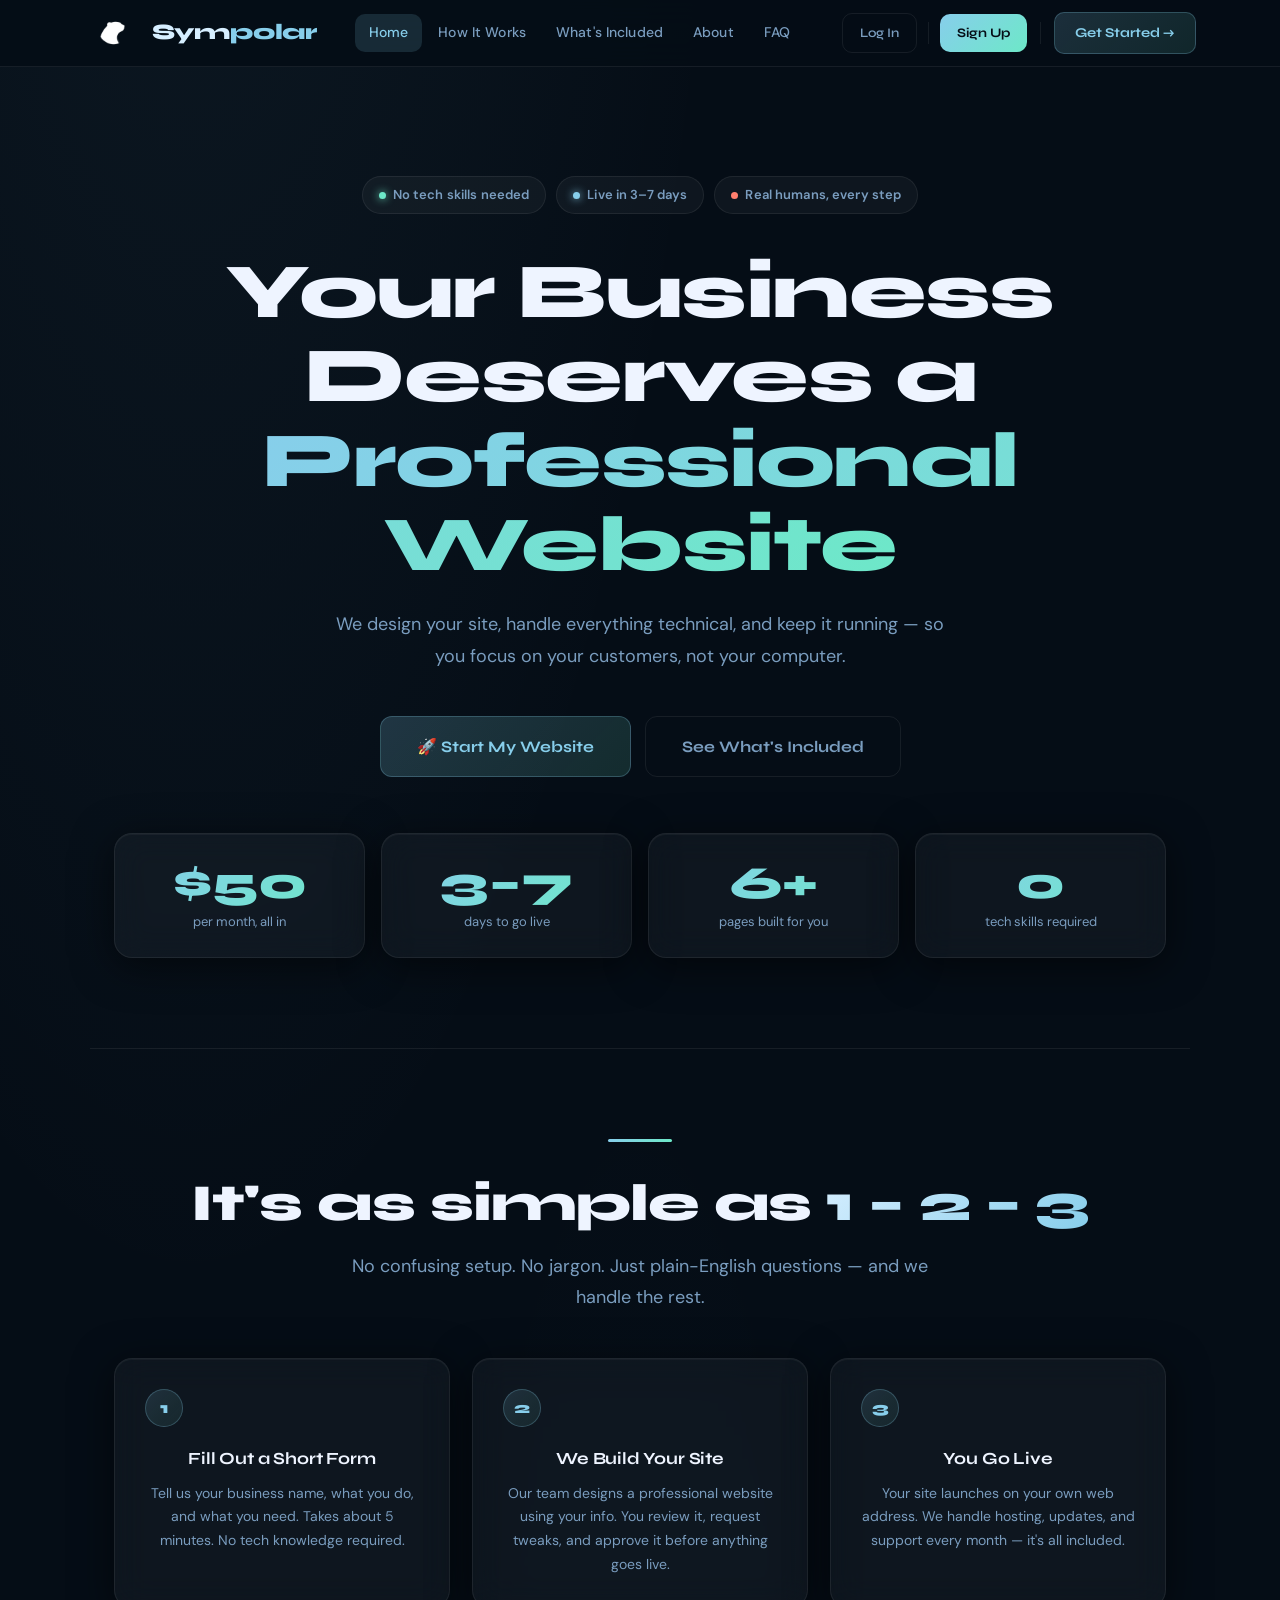
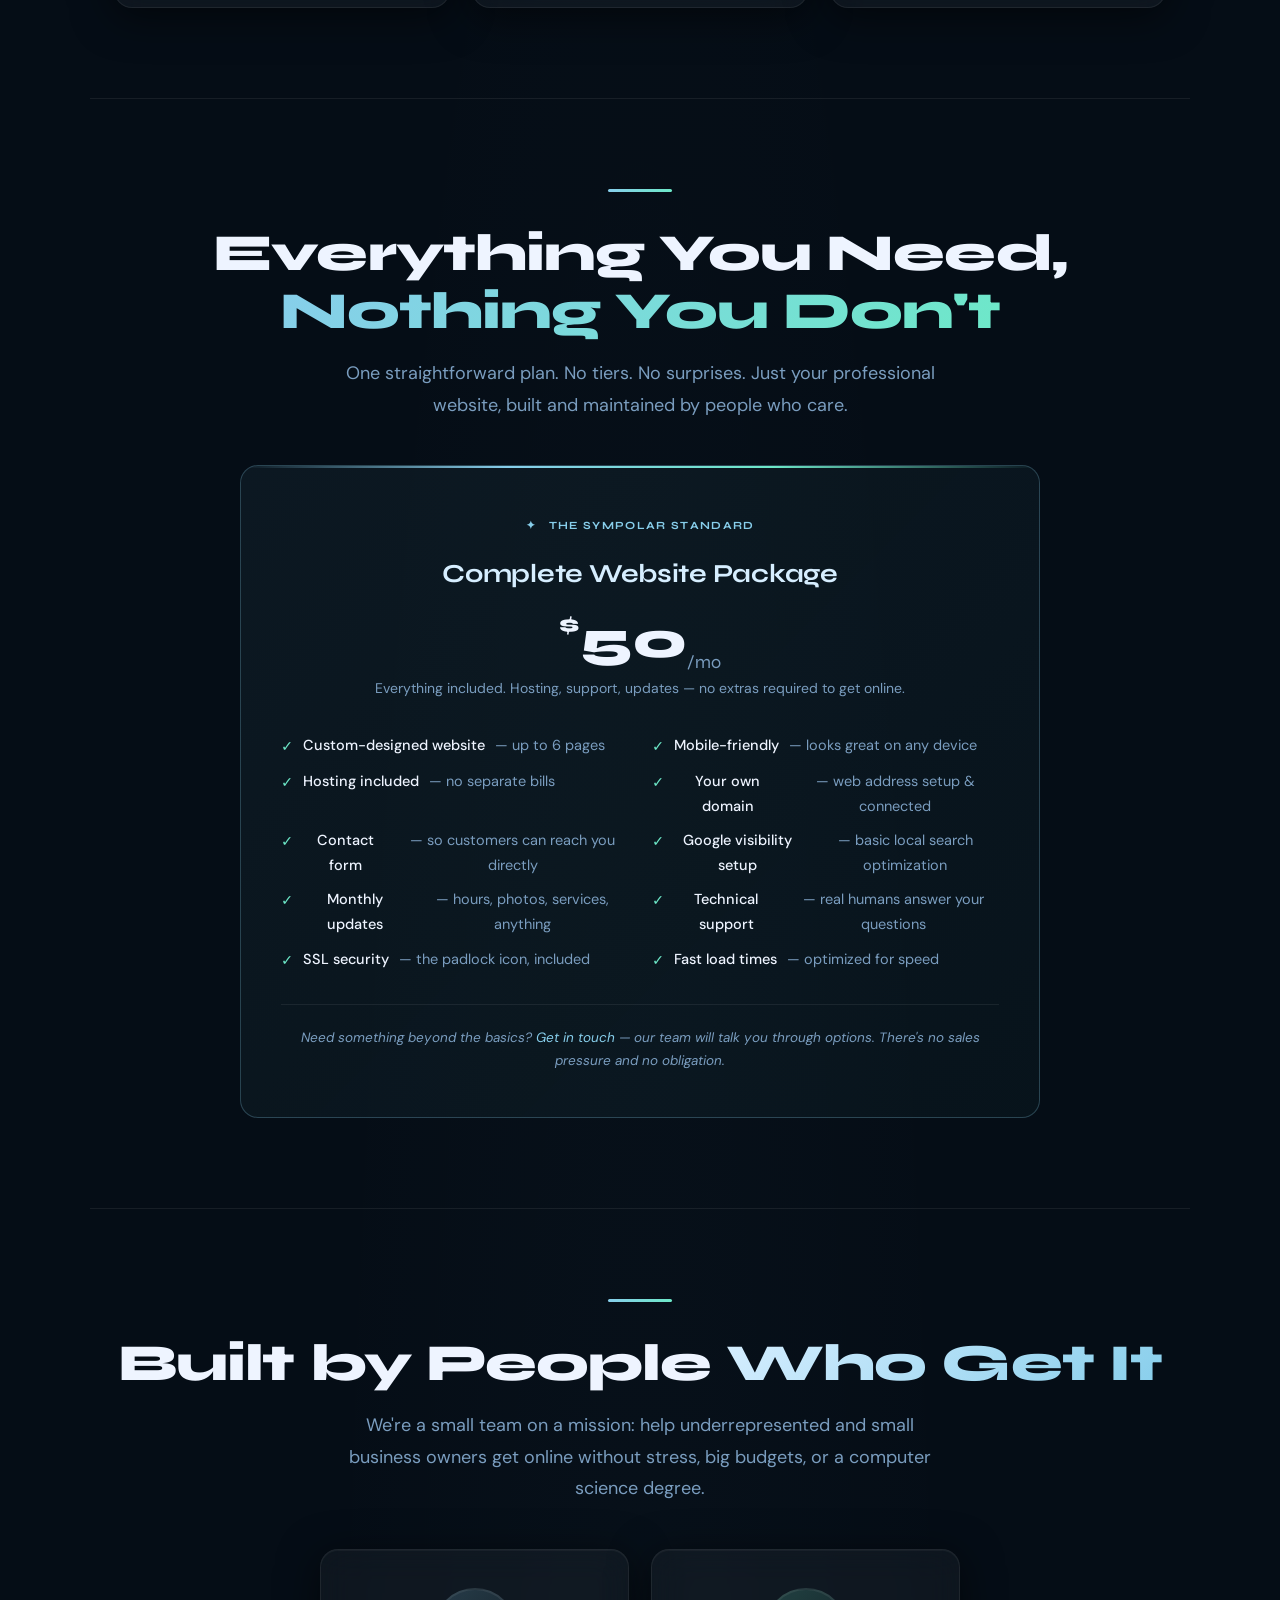
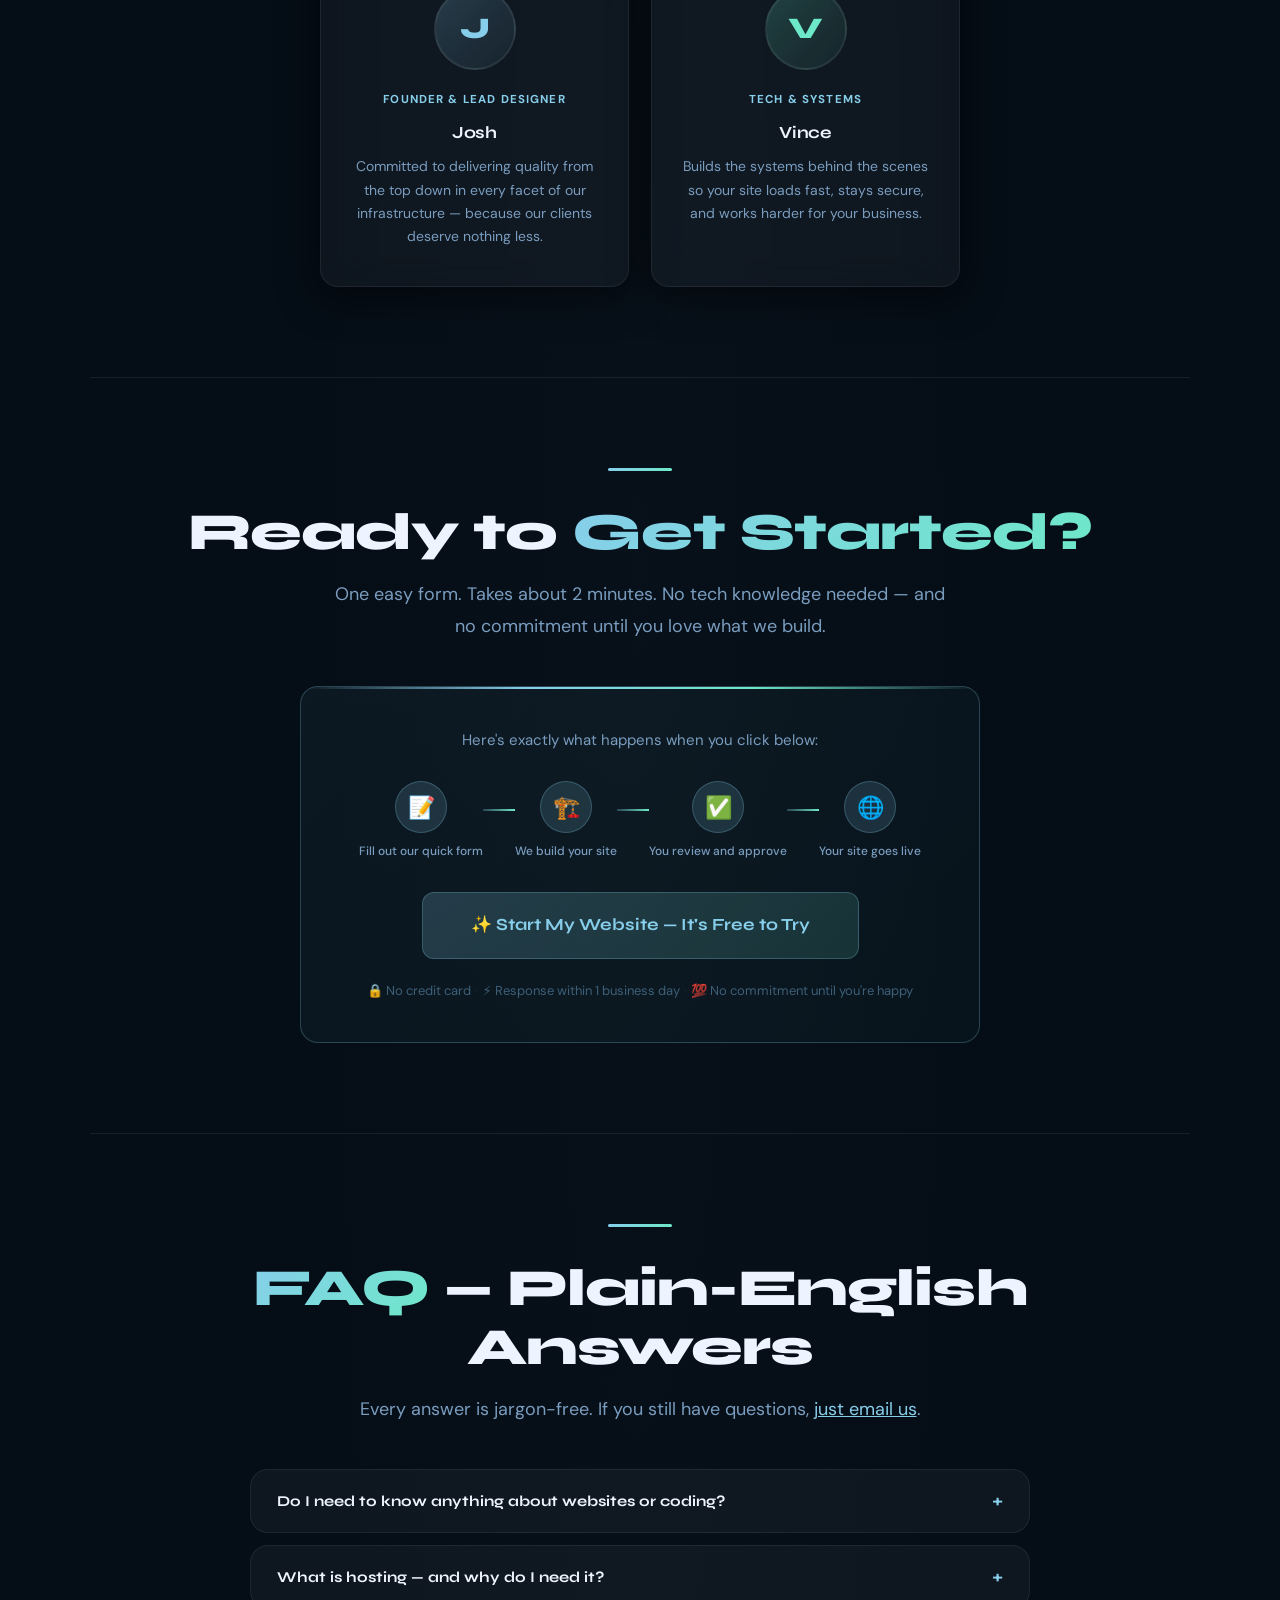
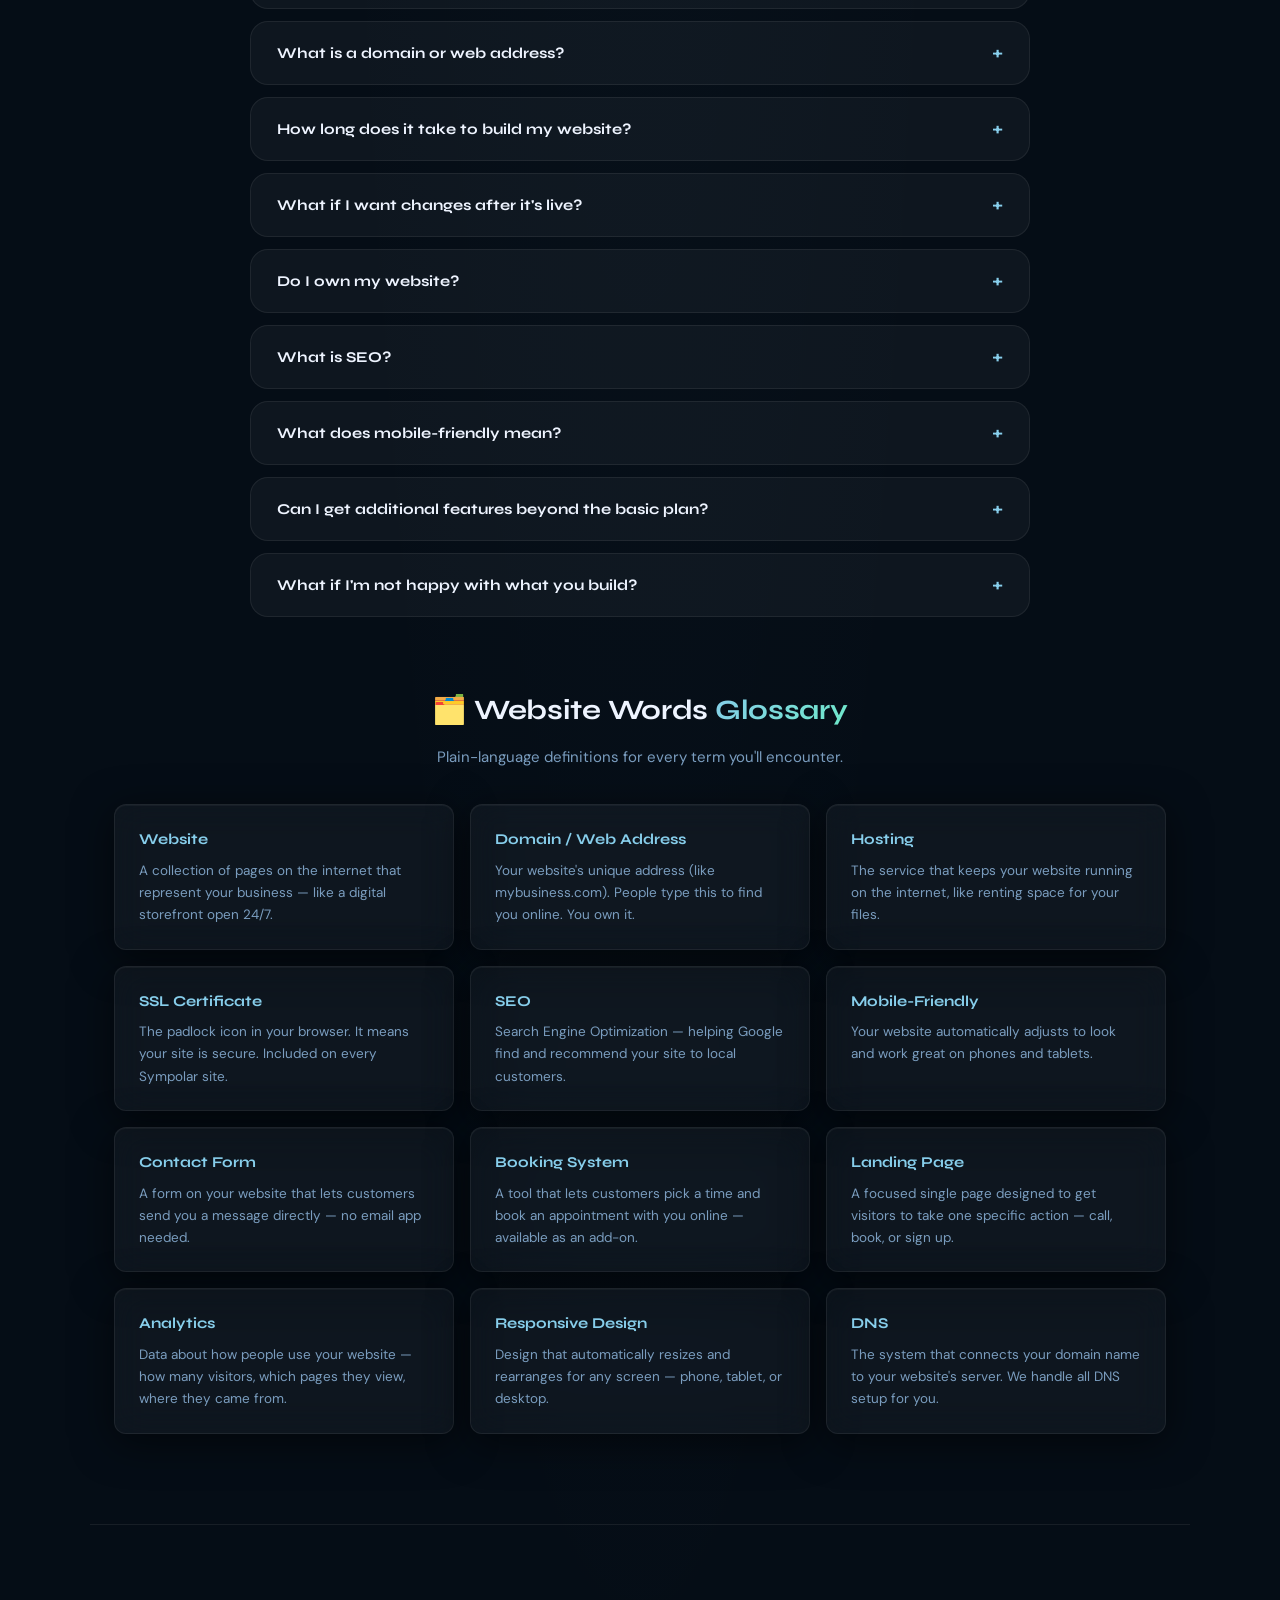
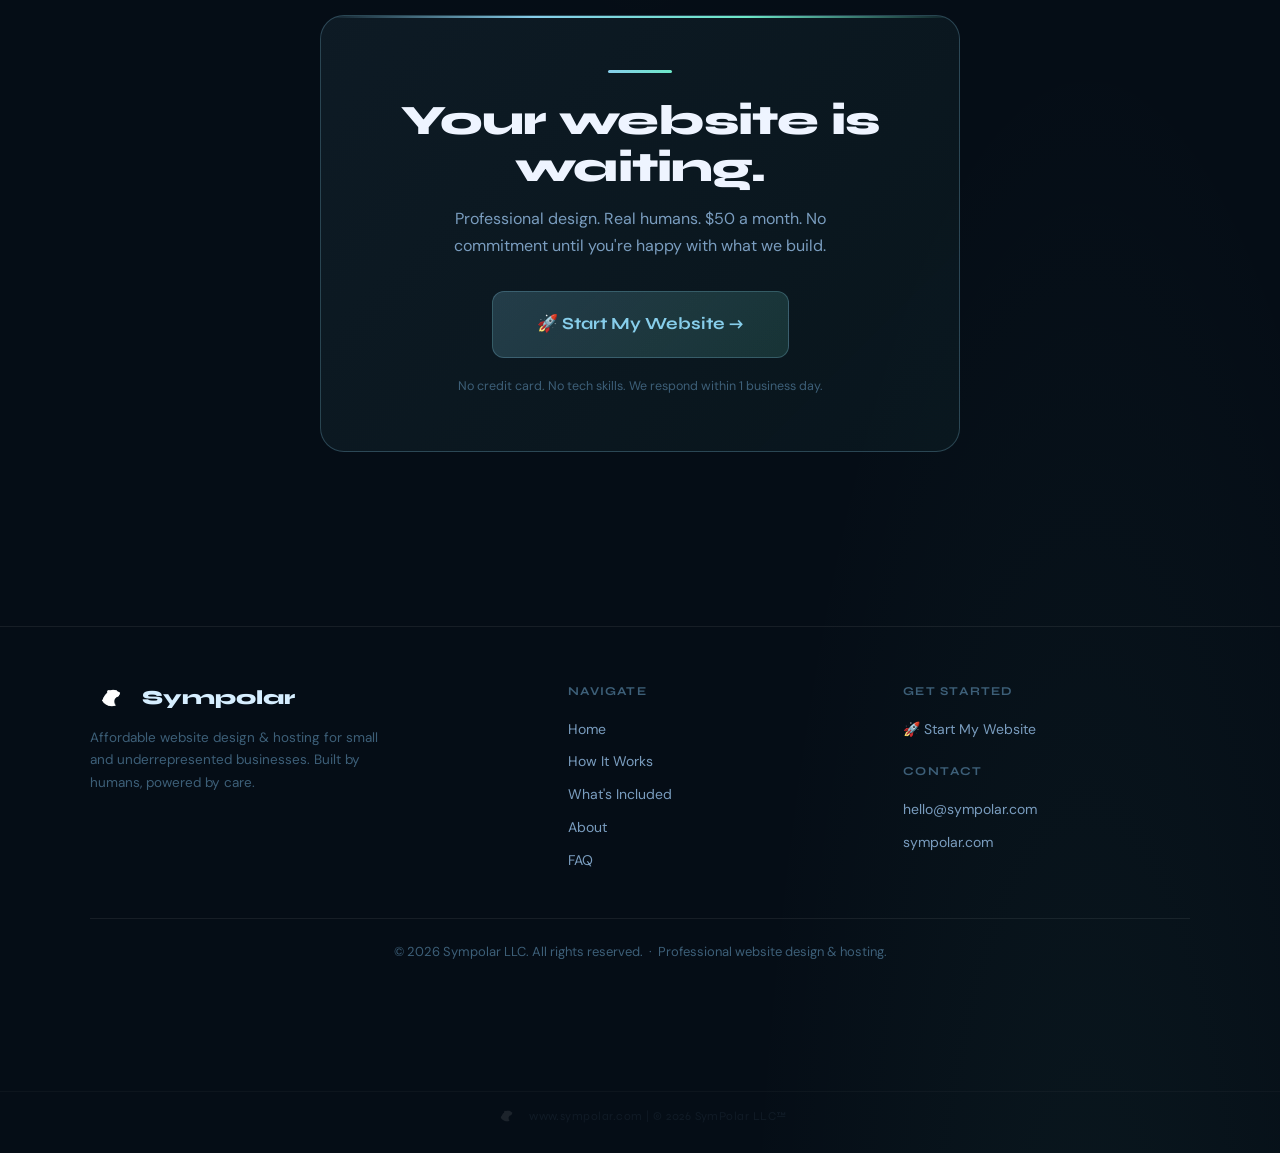
<file: index.html>
<!DOCTYPE html>
<!--
  ╔══════════════════════════════════════════════════════════════╗
  ║  SYMPOLAR LLC — Main Site                                    ║
  ║  Author: Vincent Gonzalez                                    ║
  ║  © 2026 SymPolar LLC. All rights reserved.                   ║
  ║  Created: 2026 | Repo: sympolar.github.io/new/               ║
  ║  www.sympolar.com                                            ║
  ╚══════════════════════════════════════════════════════════════╝
-->
<html lang="en">
<head>
<meta charset="UTF-8">
<meta name="viewport" content="width=device-width, initial-scale=1.0">
<title>Sympolar — Professional Website Design &amp; Hosting</title>
<link href="https://fonts.googleapis.com/css2?family=Syne:wght@400;600;700;800&family=DM+Sans:ital,opsz,wght@0,9..40,300;0,9..40,400;0,9..40,500;0,9..40,600;1,9..40,300&display=swap" rel="stylesheet">
<style>
/* ═══════════════════════════════════════════════════════════
   SYMPOLAR V3 — Full Brand Elevation
   Dark luxury · Ice · Precision · Human warmth
   ═══════════════════════════════════════════════════════════ */

:root {
  --bg:       #050d16;
  --bg2:      #070f1c;
  --bg3:      #091522;
  --bg4:      #0c1b2a;
  --txt:      #eef4ff;
  --muted:    #7a9dbf;
  --muted2:   #3d5f78;
  --sky:      #87ceeb;
  --sky15:    rgba(135,206,235,.15);
  --sky25:    rgba(135,206,235,.25);
  --sky40:    rgba(135,206,235,.40);
  --coral:    #ff7f6e;
  --mint:     #6de8c8;
  --gold:     #f5c842;
  --ice:      #d6eeff;
  --glass:    rgba(255,255,255,.038);
  --glassB:   rgba(255,255,255,.07);
  --glassH:   rgba(255,255,255,.065);
  --r:        18px;
  --rs:       12px;
  --shadow:   0 8px 40px rgba(0,0,0,.55), inset 0 1px 0 rgba(255,255,255,.04);
  --glow:     0 0 36px rgba(135,206,235,.25);
  --glow2:    0 0 60px rgba(135,206,235,.12);
}

*, *::before, *::after { box-sizing: border-box; margin: 0; padding: 0; }
html { scroll-behavior: smooth; font-size: 16px; }

body {
  background: var(--bg);
  background-image:
    radial-gradient(ellipse 80% 50% at 15% -10%, rgba(135,206,235,.07) 0%, transparent 55%),
    radial-gradient(ellipse 55% 40% at 85% 105%, rgba(109,232,200,.05) 0%, transparent 50%),
    radial-gradient(ellipse 40% 60% at 50% 50%,  rgba(135,206,235,.02) 0%, transparent 65%);
  color: var(--txt);
  font-family: "DM Sans", system-ui, sans-serif;
  line-height: 1.7;
  overflow-x: hidden;
}

/* ── HEADER ── */
header {
  position: fixed; top: 0; left: 0; right: 0; z-index: 9000;
  background: rgba(5,13,22,.93);
  backdrop-filter: blur(28px) saturate(1.4);
  border-bottom: 1px solid var(--glassB);
}
.nav-wrap {
  max-width: 1160px; margin: 0 auto;
  padding: 0 24px;
  display: flex; align-items: center; justify-content: space-between;
  height: 66px; gap: 12px;
}
.logo {
  display: flex; align-items: center; gap: 11px;
  font-family: "Syne", sans-serif; font-weight: 800; font-size: 22px;
  color: var(--ice); text-decoration: none; flex-shrink: 0;
  letter-spacing: -.01em;
}
.logo img { height: 38px; width: auto; filter: brightness(0) invert(1); }
.logo-text span { color: var(--sky); }

.nav-links {
  display: flex; align-items: center; gap: 2px; list-style: none;
}
.nav-links a {
  display: block; padding: 7px 14px; border-radius: 10px;
  color: var(--muted); text-decoration: none;
  font-size: 14px; font-weight: 500;
  transition: all .2s; white-space: nowrap; letter-spacing: .01em;
}
.nav-links a:hover, .nav-links a.active { color: var(--sky); background: var(--sky15); }

.nav-cta {
  display: flex; align-items: center; gap: 9px; flex-shrink: 0;
}
.btn-nav {
  padding: 9px 20px; border-radius: 10px; font-size: 13.5px; font-weight: 700;
  font-family: "Syne", sans-serif;
  background: linear-gradient(135deg, rgba(135,206,235,.18), rgba(109,232,200,.12));
  border: 1px solid var(--sky25); color: var(--sky);
  text-decoration: none; cursor: pointer; transition: all .22s;
}
.btn-nav:hover {
  background: linear-gradient(135deg, rgba(135,206,235,.3), rgba(109,232,200,.22));
  box-shadow: var(--glow); transform: translateY(-1px);
}

/* ── AUTH BUTTONS ── */
.btn-login {
  padding: 8px 17px; border-radius: 10px; font-size: 13px; font-weight: 600;
  font-family: "Syne", sans-serif;
  background: transparent;
  border: 1px solid var(--glassB); color: var(--muted);
  text-decoration: none; cursor: pointer; transition: all .22s; white-space: nowrap;
}
.btn-login:hover { border-color: var(--sky25); color: var(--sky); background: var(--sky15); }
.btn-signup {
  padding: 8px 17px; border-radius: 10px; font-size: 13px; font-weight: 700;
  font-family: "Syne", sans-serif;
  background: linear-gradient(135deg, var(--sky), var(--mint));
  border: none; color: #050d16;
  text-decoration: none; cursor: pointer; transition: all .22s; white-space: nowrap;
}
.btn-signup:hover { opacity: .88; transform: translateY(-1px); box-shadow: var(--glow); }
.auth-divider { width: 1px; height: 22px; background: var(--glassB); margin: 0 2px; }

.hamburger {
  display: none; flex-direction: column; justify-content: center; gap: 5px;
  width: 38px; height: 38px; cursor: pointer;
  background: none; border: none; padding: 4px;
}
.hamburger span { width: 22px; height: 2px; background: var(--sky); border-radius: 2px; transition: all .3s; display: block; }
.hamburger.open span:nth-child(1) { transform: rotate(45deg) translate(5px,5px); }
.hamburger.open span:nth-child(2) { opacity: 0; transform: scaleX(0); }
.hamburger.open span:nth-child(3) { transform: rotate(-45deg) translate(5px,-5px); }

.mobile-menu {
  display: none; flex-direction: column;
  background: rgba(5,13,22,.97); backdrop-filter: blur(24px);
  border-top: 1px solid var(--glassB);
  padding: 14px 20px 28px;
}
.mobile-menu.open { display: flex; }
.mobile-menu a {
  padding: 13px 14px; border-radius: 10px;
  color: var(--muted); text-decoration: none; font-size: 16px; font-weight: 500;
  transition: all .2s;
}
.mobile-menu a:hover { color: var(--sky); background: var(--sky15); }
.mobile-menu hr { border: none; border-top: 1px solid var(--glassB); margin: 12px 0; }
.mobile-menu .btn-nav { text-align: center; margin-top: 4px; }

/* ── LAYOUT ── */
main { padding-top: 66px; }
.section {
  max-width: 1100px; margin: 0 auto; padding: 90px 24px;
  opacity: 0; transform: translateY(22px); transition: opacity .65s ease, transform .65s ease;
}
.section.visible { opacity: 1; transform: translateY(0); }
.section-center { text-align: center; }

/* ── TYPE ── */
h1 {
  font-family: "Syne", sans-serif; font-weight: 800; line-height: 1.08;
  font-size: clamp(38px, 6.5vw, 78px); margin-bottom: 22px;
  letter-spacing: -.02em;
}
h2 {
  font-family: "Syne", sans-serif; font-weight: 800; line-height: 1.12;
  font-size: clamp(28px, 4.8vw, 52px); margin-bottom: 18px;
  letter-spacing: -.018em;
}
h3 { font-family: "Syne", sans-serif; font-weight: 700; font-size: 17px; margin-bottom: 8px; letter-spacing: -.01em; }
.grad  { background: linear-gradient(135deg, var(--sky), var(--mint)); -webkit-background-clip: text; -webkit-text-fill-color: transparent; background-clip: text; }
.grad2 { background: linear-gradient(135deg, var(--ice), var(--sky)); -webkit-background-clip: text; -webkit-text-fill-color: transparent; background-clip: text; }
.sub { color: var(--muted); font-size: 18px; max-width: 620px; margin: 0 auto 44px; line-height: 1.75; }

/* ── BUTTONS ── */
.btn {
  display: inline-flex; align-items: center; justify-content: center; gap: 9px;
  padding: 16px 36px; border-radius: var(--rs);
  font-family: "Syne", sans-serif; font-weight: 700; font-size: 16px;
  text-decoration: none; cursor: pointer; border: none;
  transition: all .22s; white-space: nowrap;
}
.btn-primary {
  background: linear-gradient(135deg, rgba(135,206,235,.2), rgba(109,232,200,.14));
  border: 1px solid var(--sky25); color: var(--sky);
}
.btn-primary:hover { background: linear-gradient(135deg, rgba(135,206,235,.34), rgba(109,232,200,.26)); box-shadow: var(--glow); transform: translateY(-2px); color: var(--ice); }
.btn-outline {
  background: transparent;
  border: 1px solid var(--glassB); color: var(--muted);
}
.btn-outline:hover { border-color: var(--sky25); color: var(--sky); background: var(--sky15); transform: translateY(-1px); }
.btn-full { width: 100%; }
.btn-group { display: flex; gap: 14px; justify-content: center; flex-wrap: wrap; }

/* ── CARDS ── */
.card {
  background: var(--glass);
  backdrop-filter: blur(16px);
  border: 1px solid var(--glassB);
  border-radius: var(--r);
  padding: 30px;
  box-shadow: var(--shadow);
  transition: border-color .25s, background .25s, transform .25s;
}
.card:hover { background: var(--glassH); border-color: rgba(135,206,235,.11); transform: translateY(-2px); }
.grid-2 { display: grid; grid-template-columns: repeat(2, 1fr); gap: 22px; }
.grid-3 { display: grid; grid-template-columns: repeat(3, 1fr); gap: 22px; }
.grid-auto { display: grid; grid-template-columns: repeat(auto-fit, minmax(280px, 1fr)); gap: 22px; }

/* ── BADGES ── */
.badge-row { display: flex; justify-content: center; gap: 10px; flex-wrap: wrap; margin-bottom: 36px; }
.badge {
  display: inline-flex; align-items: center; gap: 7px;
  padding: 7px 16px; border-radius: 50px; font-size: 13px; font-weight: 600;
  border: 1px solid var(--glassB); background: var(--glass); color: var(--muted);
  letter-spacing: .01em;
}
.dot { width: 7px; height: 7px; border-radius: 50%; flex-shrink: 0; }
.dot-sky { background: var(--sky); box-shadow: 0 0 8px var(--sky); }
.dot-mint { background: var(--mint); box-shadow: 0 0 8px var(--mint); }
.dot-coral { background: var(--coral); }

/* ── STATS ── */
.stats-row { display: grid; grid-template-columns: repeat(4, 1fr); gap: 16px; margin-top: 56px; }
.stat { text-align: center; padding: 26px 16px; }
.stat-num { font-family: "Syne", sans-serif; font-weight: 800; font-size: clamp(30px,4vw,46px); line-height: 1; }
.stat-lbl { color: var(--muted); font-size: 13px; margin-top: 7px; line-height: 1.4; }

/* ── HOW IT WORKS STEPS ── */
.steps { display: grid; grid-template-columns: repeat(auto-fit, minmax(220px,1fr)); gap: 22px; margin-top: 44px; counter-reset: step; }
.step { padding: 30px; counter-increment: step; position: relative; }
.step::before {
  content: counter(step);
  display: flex; align-items: center; justify-content: center;
  width: 38px; height: 38px; border-radius: 50%;
  background: linear-gradient(135deg, var(--sky15), rgba(109,232,200,.08));
  border: 1px solid var(--sky25);
  font-family: "Syne", sans-serif; font-weight: 800; font-size: 16px; color: var(--sky);
  margin-bottom: 18px;
}

/* ── WHAT'S INCLUDED ── */
.included-card {
  background: linear-gradient(135deg, rgba(135,206,235,.06), rgba(109,232,200,.03));
  border: 1px solid var(--sky25);
  border-radius: var(--r); padding: 44px 40px; max-width: 800px; margin: 40px auto 0;
  position: relative; overflow: hidden;
}
.included-card::before {
  content: "";
  position: absolute; top: 0; left: 0; right: 0; height: 2px;
  background: linear-gradient(90deg, transparent, var(--sky), var(--mint), transparent);
}
.included-tag {
  display: inline-flex; align-items: center; gap: 8px;
  font-family: "Syne", sans-serif; font-weight: 700; font-size: 11px;
  text-transform: uppercase; letter-spacing: .12em; color: var(--sky);
  margin-bottom: 16px;
}
.included-card h3 { font-size: 26px; margin-bottom: 8px; color: var(--ice); }
.included-card .price { font-family: "Syne", sans-serif; font-weight: 800; font-size: 52px; line-height: 1; color: var(--txt); margin: 18px 0 6px; }
.included-card .price sup { font-size: 24px; vertical-align: top; margin-top: 10px; }
.included-card .price sub { font-size: 18px; color: var(--muted); font-weight: 400; }
.included-card .price-note { color: var(--muted); font-size: 14px; margin-bottom: 32px; }
.feat-list { list-style: none; display: grid; grid-template-columns: 1fr 1fr; gap: 10px 24px; margin-bottom: 32px; }
.feat-list li { display: flex; align-items: flex-start; gap: 10px; font-size: 14.5px; color: var(--muted); }
.feat-list li::before { content: "✓"; color: var(--mint); font-weight: 700; flex-shrink: 0; margin-top: 1px; }
.feat-list li strong { color: var(--txt); font-weight: 500; }
.more-note {
  border-top: 1px solid var(--glassB); padding-top: 22px; margin-top: 8px;
  font-size: 13.5px; color: var(--muted); text-align: center; font-style: italic;
}
.more-note a { color: var(--sky); text-decoration: none; }
.more-note a:hover { text-decoration: underline; }

/* ── TEAM ── */
.team-grid { display: grid; grid-template-columns: repeat(auto-fit, minmax(240px,1fr)); gap: 22px; margin-top: 44px; }
.team-card { text-align: center; padding: 38px 28px; }
.avatar {
  width: 82px; height: 82px; border-radius: 50%;
  margin: 0 auto 20px;
  font-family: "Syne", sans-serif; font-weight: 800; font-size: 30px;
  display: flex; align-items: center; justify-content: center;
  border: 2px solid var(--glassB);
}
.av-j { background: linear-gradient(135deg, rgba(135,206,235,.2), rgba(135,206,235,.06)); color: var(--sky); }
.av-v { background: linear-gradient(135deg, rgba(109,232,200,.2), rgba(109,232,200,.06)); color: var(--mint); }
.team-role { font-size: 11.5px; font-weight: 700; text-transform: uppercase; letter-spacing: .1em; color: var(--sky); margin-bottom: 9px; }

/* ── FAQ ── */
.faq-list { max-width: 780px; margin: 44px auto 0; display: flex; flex-direction: column; gap: 12px; }
.faq-item { border-radius: var(--r); overflow: hidden; border: 1px solid var(--glassB); background: var(--glass); }
.faq-q {
  width: 100%; text-align: left; padding: 21px 26px;
  background: none; border: none; color: var(--txt);
  font-family: "Syne", sans-serif; font-weight: 700; font-size: 15px;
  cursor: pointer; display: flex; align-items: center; justify-content: space-between; gap: 18px;
  transition: color .2s;
}
.faq-q:hover { color: var(--sky); }
.faq-icon { font-size: 20px; flex-shrink: 0; transition: transform .3s; color: var(--sky); line-height: 1; }
.faq-item.open .faq-icon { transform: rotate(45deg); }
.faq-a { max-height: 0; overflow: hidden; transition: max-height .4s ease; }
.faq-item.open .faq-a { max-height: 400px; }
.faq-a-inner { padding: 0 26px 22px; color: var(--muted); font-size: 15px; line-height: 1.75; }
.faq-a-inner strong { color: var(--txt); }

/* ── GLOSSARY ── */
.glossary-grid { display: grid; grid-template-columns: repeat(auto-fit,minmax(280px,1fr)); gap: 16px; margin-top: 34px; }
.gloss-item { padding: 22px 24px; border-radius: var(--rs); }
.gloss-term { font-family: "Syne", sans-serif; font-weight: 700; font-size: 15px; color: var(--sky); margin-bottom: 7px; }
.gloss-def { font-size: 13.5px; color: var(--muted); line-height: 1.65; }

/* ── CTA SECTION ── */
.cta-card {
  max-width: 640px; margin: 0 auto; padding: 54px 44px;
  background: linear-gradient(135deg, rgba(135,206,235,.07), rgba(109,232,200,.04));
  border: 1px solid var(--sky25); border-radius: 24px;
  text-align: center; position: relative; overflow: hidden;
}
.cta-card::before {
  content: "";
  position: absolute; top: 0; left: 0; right: 0; height: 2px;
  background: linear-gradient(90deg, transparent, var(--sky), var(--mint), transparent);
}

/* ── INTAKE / LAUNCH CARD ── */
.launch-card {
  max-width: 680px; margin: 0 auto;
  background: linear-gradient(135deg, rgba(135,206,235,.06), rgba(109,232,200,.03));
  border: 1px solid var(--sky25); border-radius: var(--r);
  padding: 40px 36px; text-align: center; position: relative; overflow: hidden;
}
.launch-card::before {
  content: "";
  position: absolute; top: 0; left: 0; right: 0; height: 2px;
  background: linear-gradient(90deg, transparent, var(--sky), var(--mint), transparent);
}
/* Step flow inside intake card */
.launch-steps {
  display: flex; align-items: center; justify-content: center;
  flex-wrap: wrap; gap: 0; margin: 28px 0 32px;
}
.launch-step {
  display: flex; flex-direction: column; align-items: center; gap: 10px;
  min-width: 80px;
}
.launch-step-icon {
  width: 52px; height: 52px; border-radius: 50%;
  background: var(--sky15); border: 1px solid var(--sky25);
  display: flex; align-items: center; justify-content: center; font-size: 22px;
}
.launch-step-label {
  font-size: 12px; color: var(--muted); text-align: center; line-height: 1.4;
  font-weight: 500;
}
.launch-step-connector {
  width: 32px; height: 2px;
  background: linear-gradient(90deg, var(--sky25), var(--mint));
  flex-shrink: 0; margin-bottom: 22px;
}
.launch-guarantee {
  margin-top: 20px; font-size: 13px; color: var(--muted2);
  display: flex; align-items: center; justify-content: center;
  flex-wrap: wrap; gap: 6px 4px; line-height: 1.8;
}

/* ── FOOTER ── */
footer { border-top: 1px solid var(--glassB); padding: 54px 24px 64px; margin-top: 64px; }
.footer-inner { max-width: 1100px; margin: 0 auto; display: grid; grid-template-columns: 1.5fr 1fr 1fr; gap: 48px; align-items: start; }
.footer-brand .fl { font-family: "Syne", sans-serif; font-weight: 800; font-size: 20px; color: var(--ice); display: flex; align-items: center; gap: 10px; margin-bottom: 12px; }
.footer-brand .fl img { height: 28px; filter: brightness(0) invert(1); }
.footer-brand p { font-size: 13.5px; color: var(--muted2); line-height: 1.65; max-width: 300px; }
.footer-col h4 { font-family: "Syne", sans-serif; font-size: 12px; font-weight: 700; text-transform: uppercase; letter-spacing: .1em; color: var(--muted2); margin-bottom: 16px; }
.footer-col a { display: block; color: var(--muted); font-size: 14px; text-decoration: none; margin-bottom: 9px; transition: color .2s; }
.footer-col a:hover { color: var(--sky); }
.footer-bottom { max-width: 1100px; margin: 36px auto 0; padding-top: 22px; border-top: 1px solid var(--glassB); text-align: center; font-size: 13px; color: var(--muted2); }

/* ── WATERMARK FOOTER ── */
.watermark-footer {
  text-align: center; padding: 14px 24px 20px;
  border-top: 1px solid rgba(255,255,255,.03);
}
.wm-inner {
  display: inline-flex; align-items: center; gap: 9px;
  opacity: 0.09;
}
.wm-bear { height: 18px; width: auto; filter: brightness(0) invert(1); }
.wm-text { font-size: 12px; color: var(--muted); font-family: "Syne", sans-serif; letter-spacing: .04em; }

/* ── DIVIDER ── */
.section-divider {
  max-width: 1100px; margin: 0 auto;
  border: none; border-top: 1px solid var(--glassB);
}

/* ── ICE ACCENT LINE ── */
.accent-line {
  width: 64px; height: 3px; border-radius: 2px;
  background: linear-gradient(90deg, var(--sky), var(--mint));
  margin: 0 auto 32px;
}
.accent-line.left { margin: 0 0 24px; }

/* ── MOBILE ── */
@media (max-width: 900px) {
  .nav-links, .nav-cta { display: none; }
  .hamburger { display: flex; }
  .footer-inner { grid-template-columns: 1fr; gap: 32px; }
  .stats-row { grid-template-columns: repeat(2,1fr); }
}
@media (max-width: 680px) {
  .section { padding: 64px 18px; }
  .grid-2, .grid-3 { grid-template-columns: 1fr; }
  .feat-list { grid-template-columns: 1fr; }
  .included-card { padding: 32px 20px; }
  h1 { font-size: clamp(32px,9vw,50px); }
  h2 { font-size: clamp(26px,7vw,38px); }
  .btn-group { flex-direction: column; align-items: center; }
  .btn-group .btn { width: 100%; max-width: 340px; }
  .cta-card { padding: 36px 20px; }
  .team-grid { grid-template-columns: 1fr; }
  /* Better touch targets on mobile */
  .btn { min-height: 52px; font-size: 16px; }
  .faq-q { padding: 20px 18px; font-size: 14px; min-height: 56px; }
  .mobile-menu a { min-height: 52px; display: flex; align-items: center; }
  .stats-row { gap: 10px; }
  .stat { padding: 20px 12px; }
  .stat-num { font-size: clamp(26px,7vw,38px); }
  /* Improved footer on mobile */
  .footer-inner { gap: 28px; }
  footer { padding: 40px 18px 52px; }
  /* Launch card steps on mobile */
  .launch-steps { gap: 8px; }
  .launch-step-connector { width: 20px; }
  .launch-card { padding: 28px 18px; }
}
@media (max-width: 420px) {
  .stats-row { grid-template-columns: 1fr 1fr; gap: 10px; }
  .badge-row { gap: 7px; }
  .badge { font-size: 12px; padding: 6px 12px; }
  .included-card { padding: 24px 16px; }
  .cta-card { padding: 28px 16px; }
  h1 { font-size: clamp(28px,8.5vw,44px); }
  .nav-wrap { height: 60px; }
  /* Stack launch steps vertically on very small screens */
  .launch-steps { flex-direction: column; align-items: center; gap: 4px; }
  .launch-step-connector { width: 2px; height: 20px; background: linear-gradient(180deg, var(--sky25), var(--mint)); margin: 0; }
}
</style>
</head>
<body>

<!-- ═════════════════════════════════════════
     HEADER
     ═════════════════════════════════════════ -->
<header>
  <div class="nav-wrap">
    <a href="#home" class="logo">
      <img src="icon.png" alt="Sympolar">
      <span class="logo-text">Sym<span>polar</span></span>
    </a>

    <ul class="nav-links" id="desktop-nav">
      <li><a href="#home" class="active">Home</a></li>
      <li><a href="#how">How It Works</a></li>
      <li><a href="#services">What's Included</a></li>
      <li><a href="#about">About</a></li>
      <li><a href="#faq">FAQ</a></li>
    </ul>

    <div class="nav-cta">
      <a href="https://sympolar.github.io/new/signup.html" class="btn-login">Log In</a>
      <div class="auth-divider"></div>
      <a href="https://sympolar.github.io/new/signup.html" class="btn-signup">Sign Up</a>
      <div class="auth-divider" style="margin:0 4px;"></div>
      <a href="#intake" class="btn-nav">Get Started →</a>
    </div>

    <button class="hamburger" id="burger" aria-label="Open menu">
      <span></span><span></span><span></span>
    </button>
  </div>

  <nav class="mobile-menu" id="mobile-menu">
    <a href="#home">🏠 Home</a>
    <a href="#how">⚡ How It Works</a>
    <a href="#services">📦 What's Included</a>
    <a href="#about">👥 About</a>
    <a href="#faq">💬 FAQ</a>
    <hr>
    <a href="#intake" class="btn-nav" style="text-align:center;">🚀 Get Started</a>
    <div style="display:flex;gap:10px;margin-top:6px;">
      <a href="https://sympolar.github.io/new/signup.html" class="btn-login" style="flex:1;text-align:center;">Log In</a>
      <a href="https://sympolar.github.io/new/signup.html" class="btn-signup" style="flex:1;text-align:center;">Sign Up</a>
    </div>
  </nav>
</header>

<main>

<!-- ═════════════════════════════════════════
     HERO
     ═════════════════════════════════════════ -->
<section id="home" class="section section-center visible" style="padding-top:110px;">
  <div class="badge-row">
    <span class="badge"><span class="dot dot-mint"></span>No tech skills needed</span>
    <span class="badge"><span class="dot dot-sky"></span>Live in 3–7 days</span>
    <span class="badge"><span class="dot dot-coral"></span>Real humans, every step</span>
  </div>

  <h1>Your Business Deserves a <span class="grad">Professional Website</span></h1>
  <p class="sub">
    We design your site, handle everything technical, and keep it running — so you focus on your customers, not your computer.
  </p>

  <div class="btn-group">
    <a href="https://sympolar.github.io/new/signup.html" class="btn btn-primary">🚀 Start My Website</a>
    <a href="#services" class="btn btn-outline">See What's Included</a>
  </div>

  <div class="stats-row">
    <div class="stat card"><div class="stat-num grad">$50</div><div class="stat-lbl">per month, all in</div></div>
    <div class="stat card"><div class="stat-num grad">3–7</div><div class="stat-lbl">days to go live</div></div>
    <div class="stat card"><div class="stat-num grad">6+</div><div class="stat-lbl">pages built for you</div></div>
    <div class="stat card"><div class="stat-num grad">0</div><div class="stat-lbl">tech skills required</div></div>
  </div>
</section>

<hr class="section-divider">

<!-- ═════════════════════════════════════════
     HOW IT WORKS
     ═════════════════════════════════════════ -->
<section id="how" class="section section-center">
  <div class="accent-line"></div>
  <h2>It's as simple as <span class="grad2">1 – 2 – 3</span></h2>
  <p class="sub">No confusing setup. No jargon. Just plain-English questions — and we handle the rest.</p>
  <div class="steps">
    <div class="card step">
      <h3>Fill Out a Short Form</h3>
      <p style="color:var(--muted);font-size:14px;line-height:1.7;">Tell us your business name, what you do, and what you need. Takes about 5 minutes. No tech knowledge required.</p>
    </div>
    <div class="card step">
      <h3>We Build Your Site</h3>
      <p style="color:var(--muted);font-size:14px;line-height:1.7;">Our team designs a professional website using your info. You review it, request tweaks, and approve it before anything goes live.</p>
    </div>
    <div class="card step">
      <h3>You Go Live</h3>
      <p style="color:var(--muted);font-size:14px;line-height:1.7;">Your site launches on your own web address. We handle hosting, updates, and support every month — it's all included.</p>
    </div>
  </div>
</section>

<hr class="section-divider">

<!-- ═════════════════════════════════════════
     WHAT'S INCLUDED
     ═════════════════════════════════════════ -->
<section id="services" class="section section-center">
  <div class="accent-line"></div>
  <h2>Everything You Need, <span class="grad">Nothing You Don't</span></h2>
  <p class="sub">One straightforward plan. No tiers. No surprises. Just your professional website, built and maintained by people who care.</p>

  <div class="included-card">
    <div class="included-tag">✦ &nbsp; The Sympolar Standard</div>
    <h3>Complete Website Package</h3>
    <div class="price"><sup>$</sup>50<sub>/mo</sub></div>
    <div class="price-note">Everything included. Hosting, support, updates — no extras required to get online.</div>

    <ul class="feat-list">
      <li><strong>Custom-designed website</strong> — up to 6 pages</li>
      <li><strong>Mobile-friendly</strong> — looks great on any device</li>
      <li><strong>Hosting included</strong> — no separate bills</li>
      <li><strong>Your own domain</strong> — web address setup &amp; connected</li>
      <li><strong>Contact form</strong> — so customers can reach you directly</li>
      <li><strong>Google visibility setup</strong> — basic local search optimization</li>
      <li><strong>Monthly updates</strong> — hours, photos, services, anything</li>
      <li><strong>Technical support</strong> — real humans answer your questions</li>
      <li><strong>SSL security</strong> — the padlock icon, included</li>
      <li><strong>Fast load times</strong> — optimized for speed</li>
    </ul>

    <div class="more-note">
      Need something beyond the basics? <a href="https://sympolar.github.io/new/signup.html">Get in touch</a> — our team will talk you through options. There's no sales pressure and no obligation.
    </div>
  </div>
</section>

<hr class="section-divider">

<!-- ═════════════════════════════════════════
     ABOUT / TEAM
     ═════════════════════════════════════════ -->
<section id="about" class="section section-center">
  <div class="accent-line"></div>
  <h2>Built by People <span class="grad2">Who Get It</span></h2>
  <p class="sub">We're a small team on a mission: help underrepresented and small business owners get online without stress, big budgets, or a computer science degree.</p>
  <div class="team-grid" style="max-width:640px;margin:44px auto 0;grid-template-columns:repeat(2,1fr);">
    <div class="card team-card">
      <div class="avatar av-j">J</div>
      <div class="team-role">Founder &amp; Lead Designer</div>
      <h3>Josh</h3>
      <p style="color:var(--muted);font-size:14px;margin-top:7px;line-height:1.65;">Committed to delivering quality from the top down in every facet of our infrastructure — because our clients deserve nothing less.</p>
    </div>
    <div class="card team-card">
      <div class="avatar av-v">V</div>
      <div class="team-role">Tech &amp; Systems</div>
      <h3>Vince</h3>
      <p style="color:var(--muted);font-size:14px;margin-top:7px;line-height:1.65;">Builds the systems behind the scenes so your site loads fast, stays secure, and works harder for your business.</p>
    </div>
  </div>
</section>

<hr class="section-divider">

<!-- ═════════════════════════════════════════
     GET STARTED
     ═════════════════════════════════════════ -->
<section id="intake" class="section section-center">
  <div class="accent-line"></div>
  <h2>Ready to <span class="grad">Get Started?</span></h2>
  <p class="sub">One easy form. Takes about 2 minutes. No tech knowledge needed — and no commitment until you love what we build.</p>

  <div class="launch-card">
    <p style="color:var(--muted);font-size:15px;line-height:1.75;margin-bottom:0;">Here's exactly what happens when you click below:</p>

    <div class="launch-steps">
      <div class="launch-step">
        <div class="launch-step-icon">📝</div>
        <div class="launch-step-label">Fill out our quick form</div>
      </div>
      <div class="launch-step-connector"></div>
      <div class="launch-step">
        <div class="launch-step-icon">🏗️</div>
        <div class="launch-step-label">We build your site</div>
      </div>
      <div class="launch-step-connector"></div>
      <div class="launch-step">
        <div class="launch-step-icon">✅</div>
        <div class="launch-step-label">You review and approve</div>
      </div>
      <div class="launch-step-connector"></div>
      <div class="launch-step">
        <div class="launch-step-icon">🌐</div>
        <div class="launch-step-label">Your site goes live</div>
      </div>
    </div>

    <a href="https://sympolar.github.io/new/signup.html"
       class="btn btn-primary"
       style="font-size:17px;padding:18px 48px;">
      ✨ Start My Website — It's Free to Try
    </a>

    <div class="launch-guarantee">
      <span>🔒 No credit card</span>
      <span style="color:var(--glassB);">·</span>
      <span>⚡ Response within 1 business day</span>
      <span style="color:var(--glassB);">·</span>
      <span>💯 No commitment until you're happy</span>
    </div>
  </div>
</section>

<hr class="section-divider">

<!-- ═════════════════════════════════════════
     FAQ + GLOSSARY
     ═════════════════════════════════════════ -->
<section id="faq" class="section">
  <div class="section-center">
    <div class="accent-line"></div>
    <h2><span class="grad">FAQ</span> — Plain-English Answers</h2>
    <p class="sub">Every answer is jargon-free. If you still have questions, <a href="mailto:hello@sympolar.com" style="color:var(--sky);">just email us</a>.</p>
  </div>

  <div class="faq-list" id="faq-list"></div>

  <div style="margin-top:70px;">
    <div class="section-center">
      <h3 style="font-size:28px;margin-bottom:10px;">🗂️ Website Words <span class="grad">Glossary</span></h3>
      <p style="color:var(--muted);font-size:15px;margin-bottom:6px;">Plain-language definitions for every term you'll encounter.</p>
    </div>
    <div class="glossary-grid" id="glossary-grid"></div>
  </div>
</section>

<hr class="section-divider">

<!-- ═════════════════════════════════════════
     FINAL CTA
     ═════════════════════════════════════════ -->
<section class="section section-center" style="padding-bottom:110px;">
  <div class="cta-card">
    <div class="accent-line" style="margin-bottom:24px;"></div>
    <h2 style="font-size:clamp(28px,4vw,42px);margin-bottom:14px;">Your website is waiting.</h2>
    <p style="color:var(--muted);font-size:16px;max-width:420px;margin:0 auto 32px;line-height:1.7;">
      Professional design. Real humans. $50 a month. No commitment until you're happy with what we build.
    </p>
    <a href="https://sympolar.github.io/new/signup.html" class="btn btn-primary" style="font-size:17px;padding:18px 44px;">🚀 Start My Website →</a>
    <p style="color:var(--muted2);font-size:12.5px;margin-top:18px;">No credit card. No tech skills. We respond within 1 business day.</p>
  </div>
</section>

</main>

<!-- ═════════════════════════════════════════
     MAIN FOOTER
     ═════════════════════════════════════════ -->
<footer>
  <div class="footer-inner">
    <div class="footer-brand">
      <div class="fl"><img src="icon.png" alt="Sympolar"> Sympolar</div>
      <p>Affordable website design &amp; hosting for small and underrepresented businesses. Built by humans, powered by care.</p>
    </div>
    <div class="footer-col">
      <h4>Navigate</h4>
      <a href="#home">Home</a>
      <a href="#how">How It Works</a>
      <a href="#services">What's Included</a>
      <a href="#about">About</a>
      <a href="#faq">FAQ</a>
    </div>
    <div class="footer-col">
      <h4>Get Started</h4>
      <a href="https://sympolar.github.io/new/signup.html">🚀 Start My Website</a>
      <h4 style="margin-top:20px;">Contact</h4>
      <a href="mailto:hello@sympolar.com">hello@sympolar.com</a>
      <a href="https://www.sympolar.com">sympolar.com</a>
    </div>
  </div>
  <div class="footer-bottom">
    &copy; 2026 Sympolar LLC. All rights reserved. &nbsp;·&nbsp; Professional website design &amp; hosting.
  </div>
</footer>

<!-- ═════════════════════════════════════════
     WATERMARK
     ═════════════════════════════════════════ -->
<footer class="watermark-footer">
  <div class="wm-inner">
    <img src="icon.png" alt="Sympolar polar bear" class="wm-bear">
    <span class="wm-text">www.sympolar.com | © 2026 SymPolar LLC™</span>
  </div>
</footer>

<script>
/* ═══════════════════════════════════════════════════════════
   SYMPOLAR MAIN SITE — Script
   Author: Vincent Gonzalez | © 2026 SymPolar LLC
   ═══════════════════════════════════════════════════════════ */

/* ── FAQ DATA ── */
const faqs = [
  { q:"Do I need to know anything about websites or coding?", a:"<strong>Not a single thing.</strong> You fill out a plain-English form and our team builds everything for you. If you can send a text message, you can work with Sympolar." },
  { q:"What is hosting — and why do I need it?", a:"Think of <strong>hosting</strong> as renting a spot on the internet where your website lives. Just like a store needs a physical address, your website needs a home online. We handle all of this — it's included in your monthly plan." },
  { q:"What is a domain or web address?", a:"A <strong>domain</strong> is your website's address — like <em>mybusiness.com</em>. It's what people type to find you. We help you get one and connect it to your site. You own it." },
  { q:"How long does it take to build my website?", a:"Most sites go live in <strong>3–7 business days</strong> after you submit your onboarding form and we have your content (logo, photos, description). More complex requests may take a little longer — we'll tell you upfront." },
  { q:"What if I want changes after it's live?", a:"Monthly updates are included. Just tell us what you want changed — new hours, new photos, new services — and we handle it. It's part of your plan." },
  { q:"Do I own my website?", a:"Yes. The content, text, and images on your site are <strong>yours</strong>. Your domain belongs to you. We manage the hosting and upkeep, but your brand and site are always in your control." },
  { q:"What is SEO?", a:"<strong>SEO</strong> stands for Search Engine Optimization — making sure Google can find your business when someone nearby searches for what you offer. We do basic SEO on every site." },
  { q:"What does mobile-friendly mean?", a:"It means your website <strong>looks great and works perfectly on a phone or tablet</strong>, not just a computer. Since most people browse on their phones, this is critical — and it's built into every site we make." },
  { q:"Can I get additional features beyond the basic plan?", a:"Absolutely. Additional features like booking systems, online payments, advanced SEO, and more are available. Get in touch through any of our forms and our team will walk you through what makes sense for your business — no pressure, no rush." },
  { q:"What if I'm not happy with what you build?", a:"We work with you until you're satisfied before anything goes live. After launch, monthly support is always included. Long-term happy clients are the whole point." },
];

/* ── GLOSSARY DATA ── */
const glossary = [
  { term:"Website", def:"A collection of pages on the internet that represent your business — like a digital storefront open 24/7." },
  { term:"Domain / Web Address", def:"Your website's unique address (like mybusiness.com). People type this to find you online. You own it." },
  { term:"Hosting", def:"The service that keeps your website running on the internet, like renting space for your files." },
  { term:"SSL Certificate", def:"The padlock icon in your browser. It means your site is secure. Included on every Sympolar site." },
  { term:"SEO", def:"Search Engine Optimization — helping Google find and recommend your site to local customers." },
  { term:"Mobile-Friendly", def:"Your website automatically adjusts to look and work great on phones and tablets." },
  { term:"Contact Form", def:"A form on your website that lets customers send you a message directly — no email app needed." },
  { term:"Booking System", def:"A tool that lets customers pick a time and book an appointment with you online — available as an add-on." },
  { term:"Landing Page", def:"A focused single page designed to get visitors to take one specific action — call, book, or sign up." },
  { term:"Analytics", def:"Data about how people use your website — how many visitors, which pages they view, where they came from." },
  { term:"Responsive Design", def:"Design that automatically resizes and rearranges for any screen — phone, tablet, or desktop." },
  { term:"DNS", def:"The system that connects your domain name to your website's server. We handle all DNS setup for you." },
];

/* ── RENDER FAQ ── */
function renderFAQ() {
  document.getElementById("faq-list").innerHTML = faqs.map(function(f, i) {
    return '<div class="faq-item" id="fq' + i + '">'
      + '<button class="faq-q" onclick="toggleFAQ(' + i + ')">'
      + '<span>' + f.q + '</span><span class="faq-icon">+</span>'
      + '</button>'
      + '<div class="faq-a"><div class="faq-a-inner">' + f.a + '</div></div>'
      + '</div>';
  }).join("");
}

/* ── TOGGLE FAQ ── */
function toggleFAQ(i) {
  var el = document.getElementById("fq" + i);
  var was = el.classList.contains("open");
  document.querySelectorAll(".faq-item").forEach(function(e) { e.classList.remove("open"); });
  if (!was) { el.classList.add("open"); }
}

/* ── RENDER GLOSSARY ── */
function renderGlossary() {
  document.getElementById("glossary-grid").innerHTML = glossary.map(function(g) {
    return '<div class="card gloss-item">'
      + '<div class="gloss-term">' + g.term + '</div>'
      + '<div class="gloss-def">' + g.def + '</div>'
      + '</div>';
  }).join("");
}

/* ── NAV SMOOTH SCROLL + MOBILE CLOSE ── */
document.querySelectorAll('a[href^="#"]').forEach(function(a) {
  a.addEventListener("click", function(e) {
    var target = document.querySelector(a.getAttribute("href"));
    if (!target) { return; }
    e.preventDefault();
    target.scrollIntoView({ behavior: "smooth" });
    document.getElementById("mobile-menu").classList.remove("open");
    document.getElementById("burger").classList.remove("open");
  });
});

/* ── HAMBURGER TOGGLE ── */
document.getElementById("burger").addEventListener("click", function() {
  this.classList.toggle("open");
  document.getElementById("mobile-menu").classList.toggle("open");
});

/* ── ACTIVE NAV ON SCROLL ── */
document.querySelectorAll("section[id]").forEach(function(s) {
  new IntersectionObserver(function(entries) {
    entries.forEach(function(e) {
      if (e.isIntersecting) {
        document.querySelectorAll("#desktop-nav a").forEach(function(l) { l.classList.remove("active"); });
        var lnk = document.querySelector('#desktop-nav a[href="#' + s.id + '"]');
        if (lnk) { lnk.classList.add("active"); }
      }
    });
  }, { threshold: 0.45 }).observe(s);
});

/* ── SCROLL REVEAL ── */
var revealObserver = new IntersectionObserver(function(entries) {
  entries.forEach(function(e) {
    if (e.isIntersecting) {
      e.target.classList.add("visible");
      revealObserver.unobserve(e.target);
    }
  });
}, { threshold: 0.08 });
document.querySelectorAll(".section:not(.visible)").forEach(function(s) { revealObserver.observe(s); });

/* ── INIT ── */
renderFAQ();
renderGlossary();
</script>

</body>
</html>
</file>
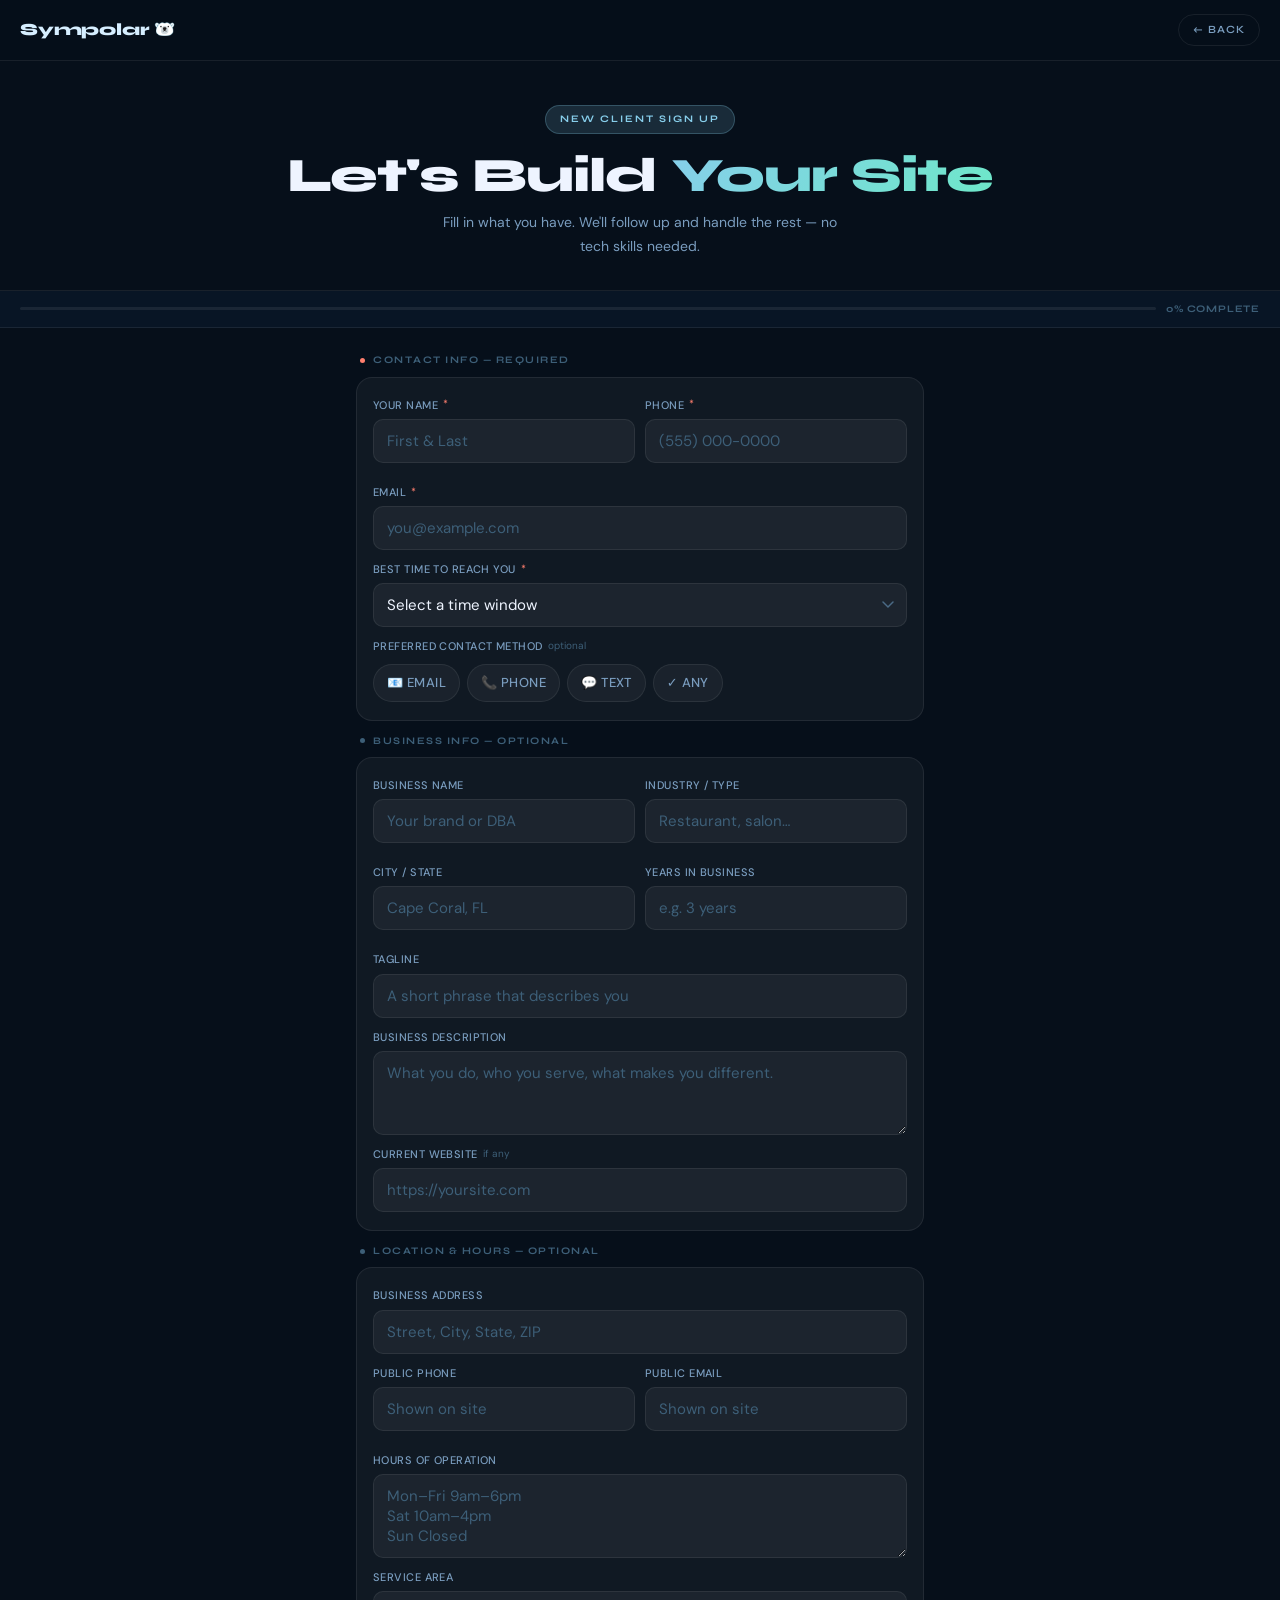
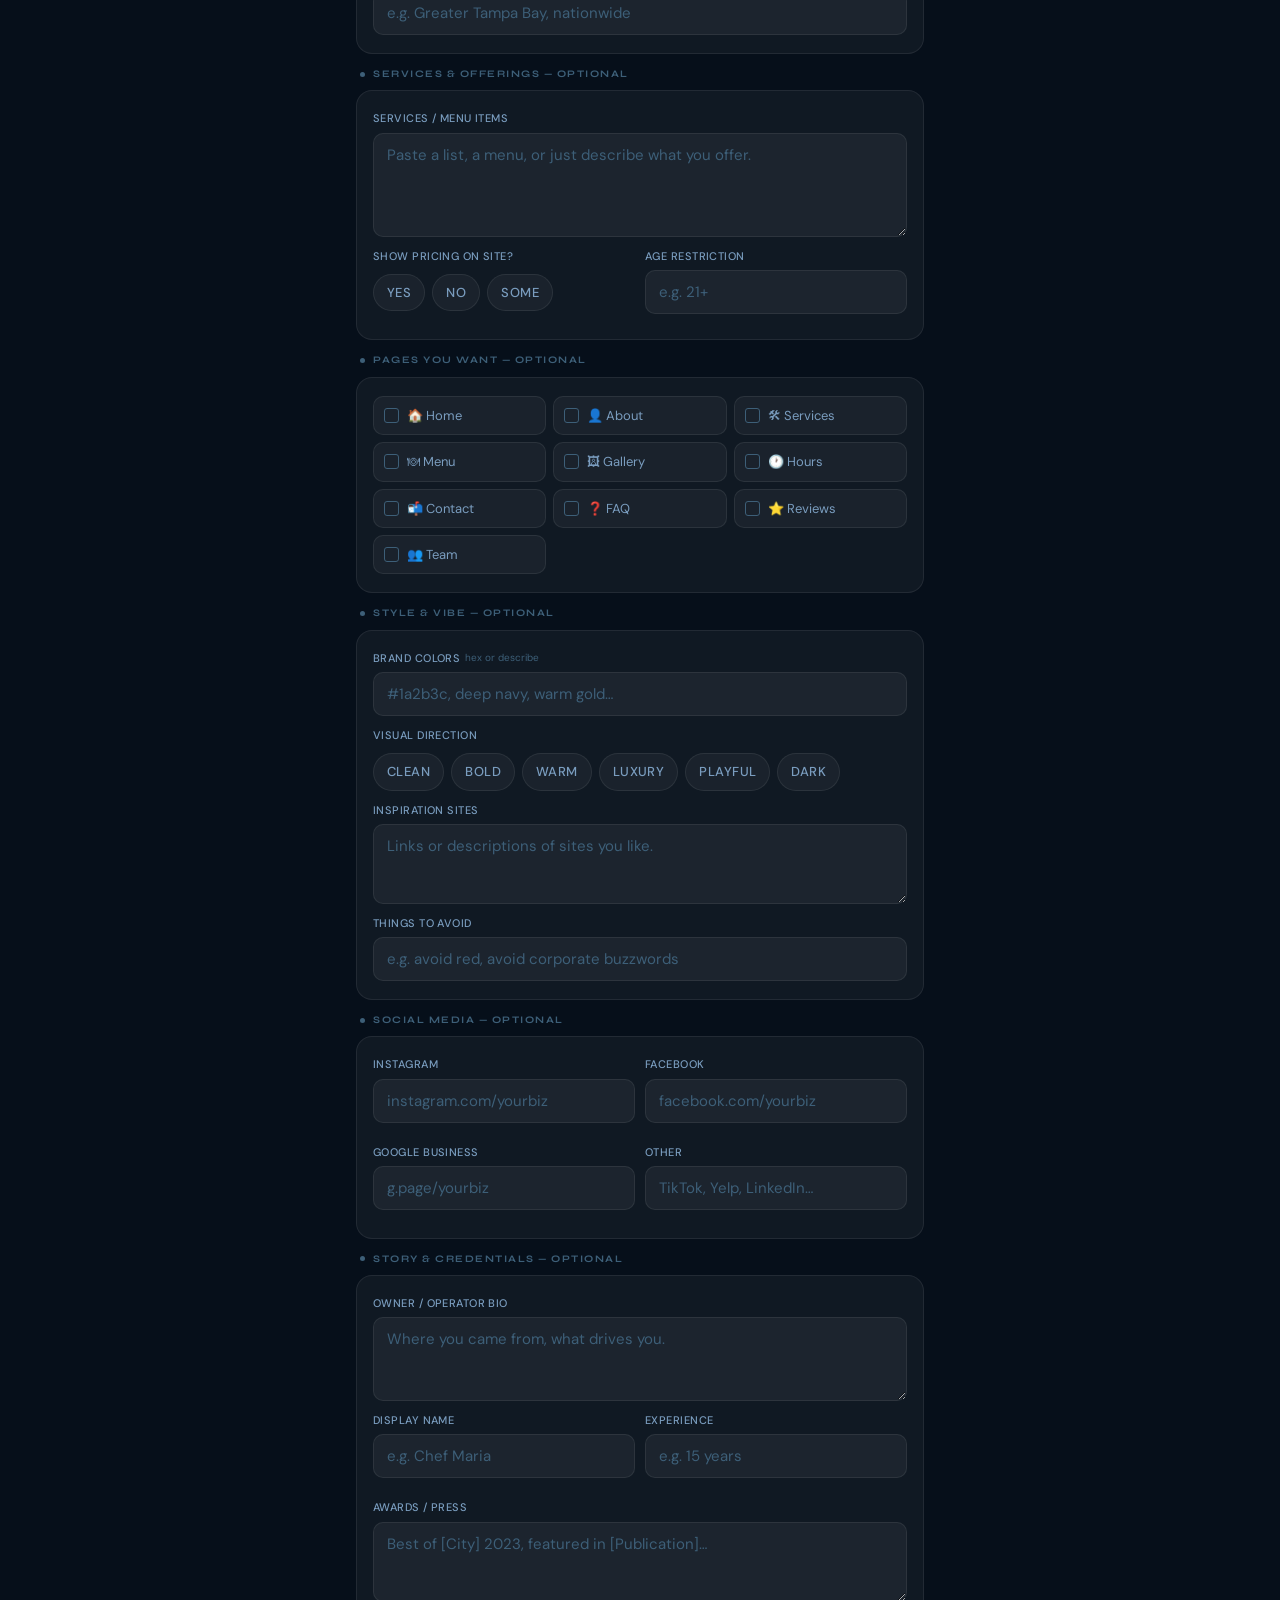
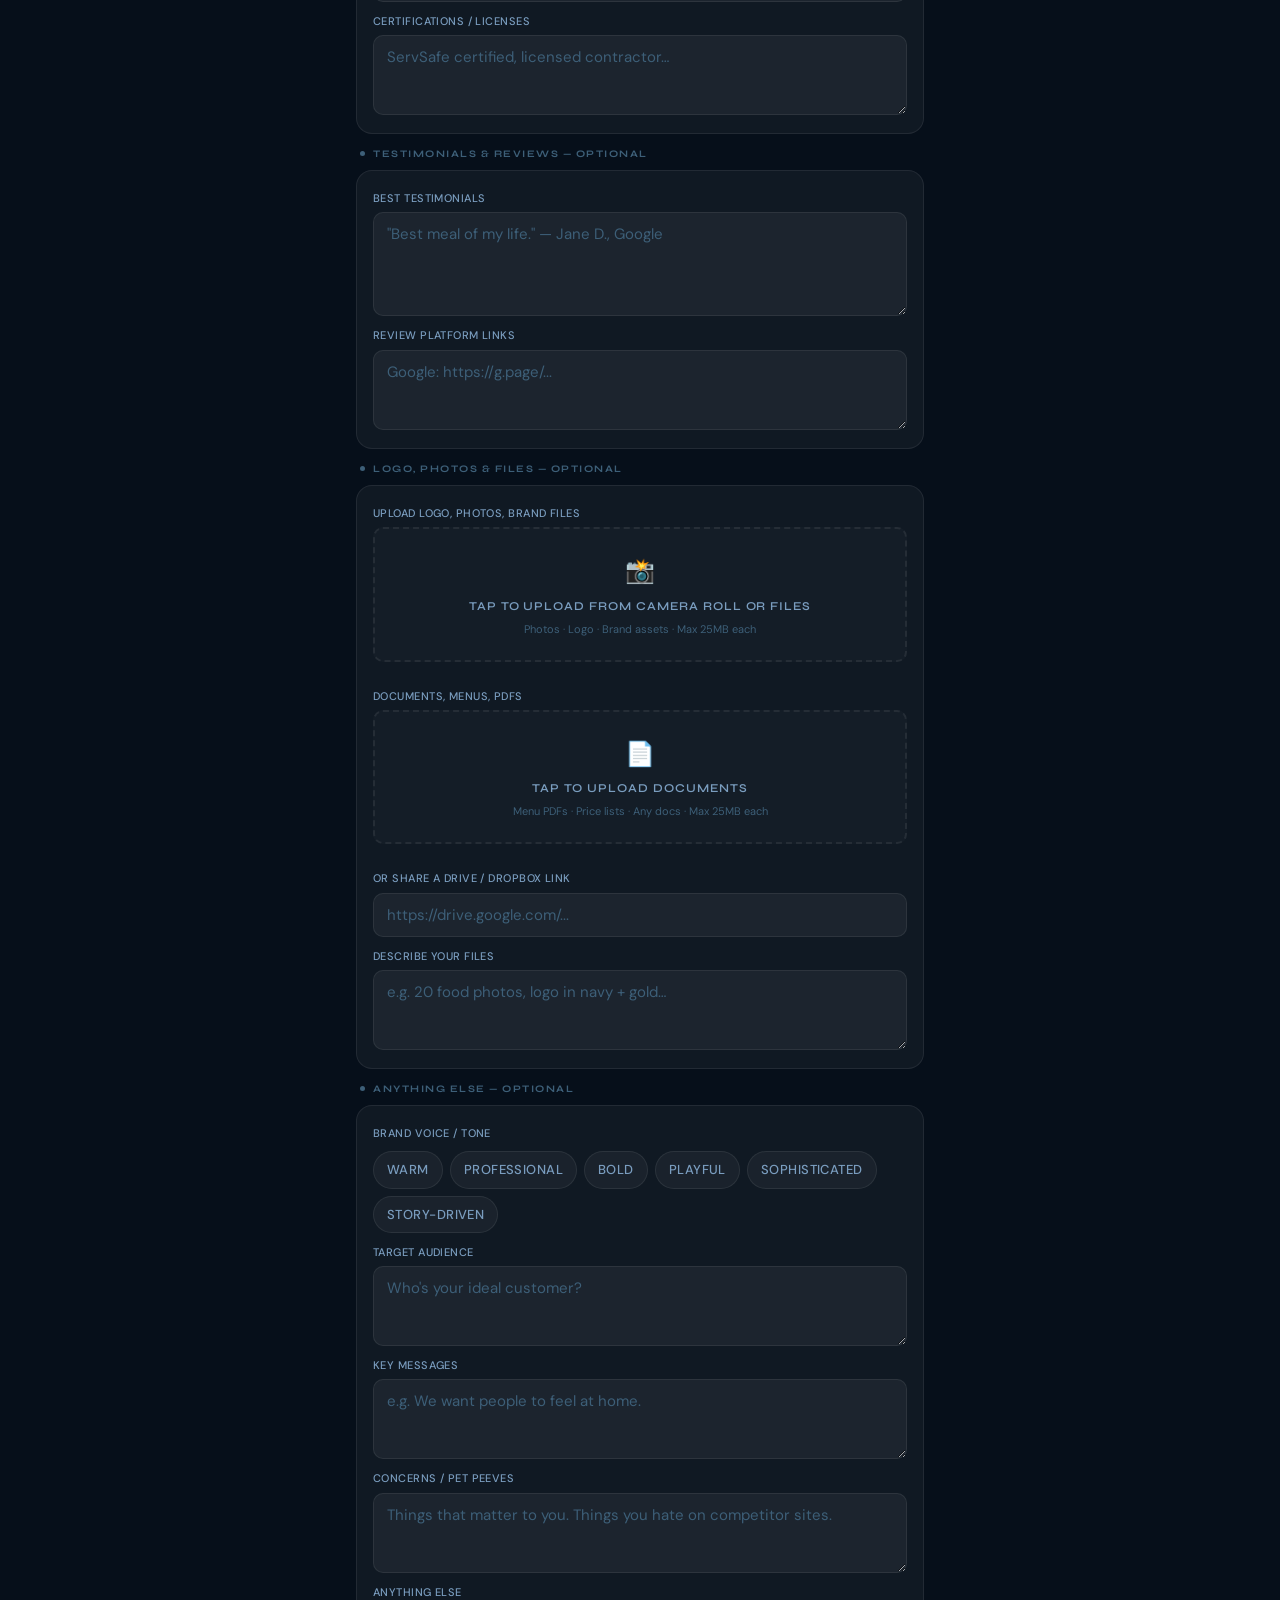
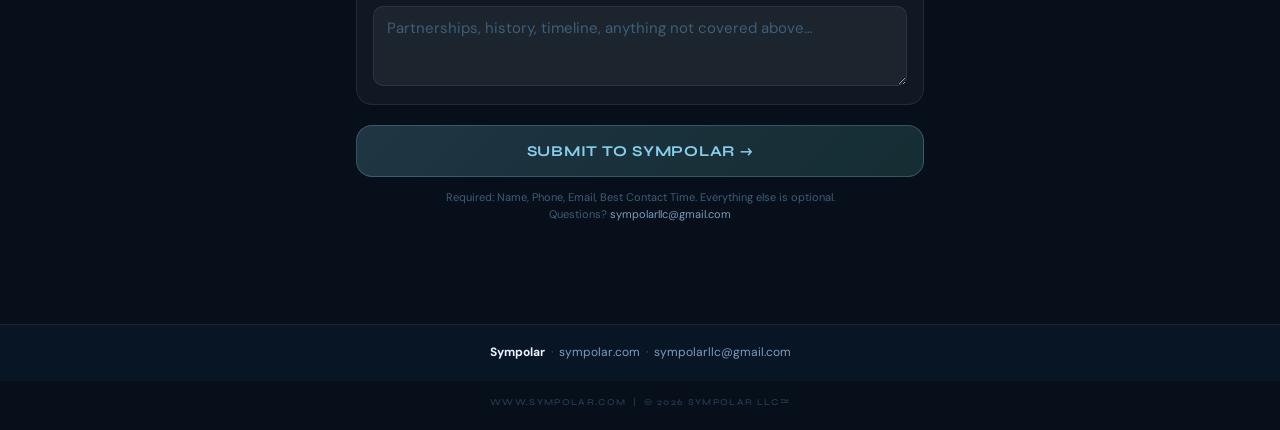
<file: OLD/signup.html>
<!--
  SYMPOLAR — CLIENT SIGNUP FORM
  Author: Vincent Gonzalez
  © 2026 SymPolar LLC. All Rights Reserved.
  Created: 2026-03-08
  Fix: Bulletproof FileReader loop — all files fully read into fileStore
       before submitForm is allowed to proceed. No data loss on submit.
-->
<!DOCTYPE html>
<html lang="en">
<head>
<meta charset="UTF-8">
<meta name="viewport" content="width=device-width, initial-scale=1.0, maximum-scale=1.0">
<title>Sign Up — Sympolar</title>
<link href="https://fonts.googleapis.com/css2?family=Syne:wght@400;600;700;800&family=DM+Sans:opsz,wght@9..40,300;9..40,400;9..40,500;9..40,600&display=swap" rel="stylesheet">
<style>
:root {
  --bg:#060f1a; --bg2:#081525; --txt:#eef4ff; --muted:#7a9dbf; --muted2:#3d5f78;
  --sky:#87ceeb; --sky15:rgba(135,206,235,.15); --sky25:rgba(135,206,235,.25);
  --mint:#6de8c8; --coral:#ff7f6e; --glass:rgba(255,255,255,.042);
  --glassB:rgba(255,255,255,.075); --r:16px; --rs:10px;
}
*,*::before,*::after{box-sizing:border-box;margin:0;padding:0}
html{scroll-behavior:smooth;-webkit-text-size-adjust:100%}
body{background:var(--bg);color:var(--txt);font-family:"DM Sans",system-ui,sans-serif;font-size:15px;line-height:1.65;min-height:100vh}

.header{background:rgba(6,15,26,.95);backdrop-filter:blur(20px);border-bottom:1px solid var(--glassB);padding:14px 20px;display:flex;align-items:center;justify-content:space-between;position:sticky;top:0;z-index:100}
.header-brand{font-family:"Syne",sans-serif;font-weight:800;font-size:17px;color:#d6eeff;text-decoration:none;letter-spacing:-.01em}
.header-link{font-family:"Syne",sans-serif;font-size:11px;font-weight:600;letter-spacing:.1em;text-transform:uppercase;color:var(--muted);text-decoration:none;padding:6px 14px;border:1px solid var(--glassB);border-radius:100px;transition:all .2s}
.header-link:hover{color:var(--sky);border-color:var(--sky25)}

.hero{text-align:center;padding:44px 20px 32px;border-bottom:1px solid var(--glassB)}
.hero-tag{display:inline-block;font-family:"Syne",sans-serif;font-size:10px;font-weight:700;letter-spacing:.2em;text-transform:uppercase;color:var(--sky);background:var(--sky15);border:1px solid var(--sky25);padding:5px 14px;border-radius:100px;margin-bottom:16px}
.hero h1{font-family:"Syne",sans-serif;font-weight:800;font-size:clamp(28px,8vw,48px);line-height:1.08;letter-spacing:-.02em;margin-bottom:10px}
.grad{background:linear-gradient(135deg,var(--sky),var(--mint));-webkit-background-clip:text;-webkit-text-fill-color:transparent;background-clip:text}
.hero p{color:var(--muted);font-size:14px;max-width:420px;margin:0 auto}

.progress-header{background:var(--bg2);padding:10px 20px;border-bottom:1px solid var(--glassB);display:flex;align-items:center;gap:10px}
.progress-track{flex:1;height:3px;background:var(--glassB);border-radius:2px;overflow:hidden}
.progress-fill{height:100%;background:linear-gradient(90deg,var(--sky),var(--mint));border-radius:2px;width:0%;transition:width .4s ease}
.progress-label{font-family:"Syne",sans-serif;font-size:10px;font-weight:700;color:var(--muted2);letter-spacing:.08em;text-transform:uppercase;white-space:nowrap}

.container{max-width:600px;margin:0 auto;padding:24px 16px 100px}
.form-section{margin-bottom:12px}
.section-label{font-family:"Syne",sans-serif;font-size:10px;font-weight:700;letter-spacing:.15em;text-transform:uppercase;color:var(--muted2);margin-bottom:8px;padding-left:4px;display:flex;align-items:center;gap:8px}
.section-label .req-dot{width:5px;height:5px;border-radius:50%;background:var(--coral);flex-shrink:0}
.section-label .opt-dot{width:5px;height:5px;border-radius:50%;background:var(--muted2);flex-shrink:0}

.card{background:var(--glass);border:1px solid var(--glassB);border-radius:var(--r);padding:18px 16px;margin-bottom:10px}

.field{display:flex;flex-direction:column;gap:5px;margin-bottom:10px}
.field:last-child{margin-bottom:0}
.field label{font-size:11px;font-weight:500;color:var(--muted);letter-spacing:.04em;text-transform:uppercase;display:flex;align-items:center;gap:5px;flex-wrap:wrap}
.req-star{color:var(--coral);font-size:10px}
.opt-tag{color:var(--muted2);font-weight:400;font-size:10px;letter-spacing:0;text-transform:none}
.field input,.field select,.field textarea{background:rgba(255,255,255,.05);border:1px solid var(--glassB);border-radius:var(--rs);color:var(--txt);font-family:"DM Sans",sans-serif;font-size:15px;padding:11px 13px;outline:none;width:100%;transition:border-color .2s,background .2s;-webkit-appearance:none;appearance:none}
.field input:focus,.field select:focus,.field textarea:focus{border-color:var(--sky25);background:rgba(135,206,235,.04)}
.field input::placeholder,.field textarea::placeholder{color:var(--muted2)}
.field textarea{resize:vertical;min-height:80px}
.field select{background-image:url("data:image/svg+xml,%3Csvg xmlns='http://www.w3.org/2000/svg' width='12' height='8' viewBox='0 0 12 8'%3E%3Cpath d='M1 1l5 5 5-5' stroke='%234a6a85' stroke-width='1.5' fill='none' stroke-linecap='round'/%3E%3C/svg%3E");background-repeat:no-repeat;background-position:right 12px center;background-color:rgba(255,255,255,.05);padding-right:34px;cursor:pointer}
.field select option{background:#0c1b2a}
.field input:-webkit-autofill,.field input:-webkit-autofill:focus{-webkit-box-shadow:0 0 0 1000px rgba(8,21,37,1) inset !important;-webkit-text-fill-color:#eef4ff !important}

.row2{display:grid;grid-template-columns:1fr 1fr;gap:10px}
@media(max-width:420px){.row2{grid-template-columns:1fr}}

.pills{display:flex;flex-wrap:wrap;gap:7px;margin-top:4px}
.pill{position:relative;cursor:pointer}
.pill input{position:absolute;opacity:0;width:0;height:0}
.pill .pl{display:block;padding:7px 13px;border-radius:100px;border:1px solid var(--glassB);background:var(--glass);font-size:13px;color:var(--muted);transition:all .2s;white-space:nowrap;cursor:pointer}
.pill input:checked+.pl{background:var(--sky15);border-color:var(--sky25);color:var(--sky);font-weight:500}

.upload-zone{border:2px dashed var(--glassB);border-radius:var(--rs);padding:22px 16px;text-align:center;cursor:pointer;position:relative;background:rgba(255,255,255,.02);transition:all .2s}
.upload-zone:hover,.upload-zone.drag-over{border-color:var(--sky25);background:var(--sky15)}
.upload-zone input[type="file"]{position:absolute;inset:0;opacity:0;cursor:pointer;width:100%;height:100%}
.upload-icon{font-size:24px;margin-bottom:6px}
.upload-label{font-family:"Syne",sans-serif;font-size:12px;font-weight:600;letter-spacing:.08em;text-transform:uppercase;color:var(--muted)}
.upload-sub{font-size:11px;color:var(--muted2);margin-top:3px}
/* Reading indicator shown while FileReader is still processing a file */
.upload-reading{font-size:11px;color:var(--mint);margin-top:6px;display:none}
.file-list{margin-top:10px;display:flex;flex-direction:column;gap:6px}
.file-chip{display:flex;align-items:center;gap:8px;background:var(--sky15);border:1px solid var(--sky25);border-radius:8px;padding:7px 11px;font-size:12px;color:var(--sky)}
.file-chip.loading{background:rgba(109,232,200,.08);border-color:rgba(109,232,200,.2);color:var(--mint)}
.file-chip .fname{flex:1;overflow:hidden;text-overflow:ellipsis;white-space:nowrap}
.file-chip .fsize{color:var(--muted2);font-size:11px}
.file-chip .fx{cursor:pointer;color:var(--muted2);padding:0 2px}
.file-chip .fx:hover{color:var(--coral)}

.check-grid{display:grid;grid-template-columns:repeat(auto-fill,minmax(150px,1fr));gap:7px}
.check-item{display:flex;align-items:center;gap:8px;background:var(--glass);border:1px solid var(--glassB);border-radius:var(--rs);padding:8px 10px;cursor:pointer;transition:all .2s;font-size:13px;color:var(--muted)}
.check-item:hover{background:rgba(255,255,255,.065)}
.check-item input[type="checkbox"]{appearance:none;-webkit-appearance:none;width:15px;height:15px;min-width:15px;border:1.5px solid var(--muted2);border-radius:3px;cursor:pointer;transition:all .2s;position:relative}
.check-item input[type="checkbox"]:checked{background:var(--sky);border-color:var(--sky)}
.check-item input[type="checkbox"]:checked::after{content:'✓';position:absolute;inset:0;display:flex;align-items:center;justify-content:center;font-size:9px;color:#050d18;font-weight:900}
.check-item input:checked~span{color:var(--txt)}

.submit-area{padding-top:8px}
.btn-submit{width:100%;padding:16px;background:linear-gradient(135deg,rgba(135,206,235,.2),rgba(109,232,200,.14));border:1px solid var(--sky25);border-radius:var(--r);color:var(--sky);font-family:"Syne",sans-serif;font-size:15px;font-weight:700;letter-spacing:.05em;text-transform:uppercase;cursor:pointer;transition:all .2s}
.btn-submit:hover{background:linear-gradient(135deg,rgba(135,206,235,.3),rgba(109,232,200,.24))}
.btn-submit:disabled{opacity:0.5;cursor:not-allowed}
.prog-wrap{display:none;margin-top:10px;background:var(--glassB);border-radius:4px;height:4px;overflow:hidden}
.prog-fill{height:100%;background:linear-gradient(90deg,var(--sky),var(--mint));width:0%;transition:width .3s}
.status-msg{font-size:12px;color:var(--muted);margin-top:8px;display:none;text-align:center}
.fine-print{font-size:11px;color:var(--muted2);text-align:center;margin-top:12px;line-height:1.6}
.fine-print a{color:var(--muted);text-decoration:none}

.success-screen{display:none;text-align:center;padding:60px 20px}
.success-icon{font-size:48px;margin-bottom:16px}
.success-screen h2{font-family:"Syne",sans-serif;font-weight:800;font-size:28px;margin-bottom:10px}
.success-screen p{color:var(--muted);font-size:14px;max-width:360px;margin:0 auto 24px}
.success-back{display:inline-block;padding:12px 24px;border-radius:10px;border:1px solid var(--sky25);background:var(--sky15);color:var(--sky);font-family:"Syne",sans-serif;font-size:11px;font-weight:700;letter-spacing:.1em;text-transform:uppercase;text-decoration:none;transition:all .2s}

.form-footer{background:var(--bg2);border-top:1px solid var(--glassB);padding:18px 20px;text-align:center;font-size:12px;color:var(--muted2)}
.form-footer a{color:var(--muted);text-decoration:none}
.form-footer a:hover{color:var(--sky)}
.watermark{text-align:center;padding:14px 20px 20px;opacity:0.9}
.watermark-text{font-family:"Syne",sans-serif;font-size:9px;font-weight:600;letter-spacing:.15em;text-transform:uppercase;color:var(--muted2);opacity:0.6}
</style>
</head>
<body>

<header class="header">
  <a class="header-brand" href="https://www.sympolar.com">Sympolar 🐻‍❄️</a>
  <a class="header-link" href="https://www.sympolar.com">← Back</a>
</header>

<section class="hero">
  <div class="hero-tag">New Client Sign Up</div>
  <h1>Let's Build <span class="grad">Your Site</span></h1>
  <p>Fill in what you have. We'll follow up and handle the rest — no tech skills needed.</p>
</section>

<div class="progress-header">
  <div class="progress-track"><div class="progress-fill" id="prog-bar"></div></div>
  <span class="progress-label" id="prog-label">0% complete</span>
</div>

<div class="container">

  <div id="success-screen" class="success-screen">
    <div class="success-icon">🐻‍❄️</div>
    <h2>You're in.</h2>
    <p>We got your info and we'll be in touch soon. Thanks for choosing Sympolar.</p>
    <a class="success-back" href="https://www.sympolar.com">Back to Sympolar</a>
  </div>

  <div id="form-body">
  <form id="the-form" onsubmit="submitForm(event)" novalidate>

    <!-- ── CONTACT ── -->
    <div class="form-section">
      <div class="section-label"><span class="req-dot"></span> Contact Info — Required</div>
      <div class="card">
        <div class="row2">
          <div class="field">
            <label for="f-name">Your Name <span class="req-star">*</span></label>
            <input type="text" id="f-name" name="Name" placeholder="First &amp; Last" required autocomplete="name">
          </div>
          <div class="field">
            <label for="f-phone">Phone <span class="req-star">*</span></label>
            <input type="tel" id="f-phone" name="Phone" placeholder="(555) 000-0000" required autocomplete="tel">
          </div>
        </div>
        <div class="field" style="margin-top:10px">
          <label for="f-email">Email <span class="req-star">*</span></label>
          <input type="email" id="f-email" name="Email" placeholder="you@example.com" required autocomplete="email">
        </div>
        <div class="field" style="margin-top:10px">
          <label for="f-time">Best Time to Reach You <span class="req-star">*</span></label>
          <select id="f-time" name="Best_Contact_Time" required>
            <option value="" disabled selected>Select a time window</option>
            <option>Morning (8am–12pm)</option>
            <option>Afternoon (12pm–5pm)</option>
            <option>Evening (5pm–8pm)</option>
            <option>Anytime works</option>
            <option>Text / email only</option>
          </select>
        </div>
        <div class="field" style="margin-top:10px">
          <label>Preferred Contact Method <span class="opt-tag">optional</span></label>
          <div class="pills">
            <label class="pill"><input type="radio" name="Preferred_Contact" value="Email"><span class="pl">📧 Email</span></label>
            <label class="pill"><input type="radio" name="Preferred_Contact" value="Phone"><span class="pl">📞 Phone</span></label>
            <label class="pill"><input type="radio" name="Preferred_Contact" value="Text"><span class="pl">💬 Text</span></label>
            <label class="pill"><input type="radio" name="Preferred_Contact" value="Any"><span class="pl">✓ Any</span></label>
          </div>
        </div>
      </div>
    </div>

    <!-- ── BUSINESS ── -->
    <div class="form-section">
      <div class="section-label"><span class="opt-dot"></span> Business Info — Optional</div>
      <div class="card">
        <div class="row2">
          <div class="field">
            <label for="f-biz">Business Name</label>
            <input type="text" id="f-biz" name="Business_Name" placeholder="Your brand or DBA" autocomplete="organization">
          </div>
          <div class="field">
            <label for="f-industry">Industry / Type</label>
            <input type="text" id="f-industry" name="Industry" placeholder="Restaurant, salon…">
          </div>
        </div>
        <div class="row2" style="margin-top:10px">
          <div class="field">
            <label for="f-loc">City / State</label>
            <input type="text" id="f-loc" name="Location" placeholder="Cape Coral, FL">
          </div>
          <div class="field">
            <label for="f-yrs">Years in Business</label>
            <input type="text" id="f-yrs" name="Years_In_Business" placeholder="e.g. 3 years">
          </div>
        </div>
        <div class="field" style="margin-top:10px">
          <label for="f-tag">Tagline</label>
          <input type="text" id="f-tag" name="Tagline" placeholder="A short phrase that describes you">
        </div>
        <div class="field" style="margin-top:10px">
          <label for="f-desc">Business Description</label>
          <textarea id="f-desc" name="Business_Description" placeholder="What you do, who you serve, what makes you different." rows="3"></textarea>
        </div>
        <div class="field" style="margin-top:10px">
          <label for="f-web">Current Website <span class="opt-tag">if any</span></label>
          <input type="url" id="f-web" name="Current_Website" placeholder="https://yoursite.com">
        </div>
      </div>
    </div>

    <!-- ── LOCATION & HOURS ── -->
    <div class="form-section">
      <div class="section-label"><span class="opt-dot"></span> Location &amp; Hours — Optional</div>
      <div class="card">
        <div class="field">
          <label for="f-addr">Business Address</label>
          <input type="text" id="f-addr" name="Address" placeholder="Street, City, State, ZIP">
        </div>
        <div class="row2" style="margin-top:10px">
          <div class="field">
            <label for="f-pubphone">Public Phone</label>
            <input type="tel" id="f-pubphone" name="Public_Phone" placeholder="Shown on site">
          </div>
          <div class="field">
            <label for="f-pubemail">Public Email</label>
            <input type="email" id="f-pubemail" name="Public_Email" placeholder="Shown on site">
          </div>
        </div>
        <div class="field" style="margin-top:10px">
          <label for="f-hours">Hours of Operation</label>
          <textarea id="f-hours" name="Hours" placeholder="Mon–Fri 9am–6pm&#10;Sat 10am–4pm&#10;Sun Closed" rows="3"></textarea>
        </div>
        <div class="field" style="margin-top:10px">
          <label for="f-area">Service Area</label>
          <input type="text" id="f-area" name="Service_Area" placeholder="e.g. Greater Tampa Bay, nationwide">
        </div>
      </div>
    </div>

    <!-- ── SERVICES ── -->
    <div class="form-section">
      <div class="section-label"><span class="opt-dot"></span> Services &amp; Offerings — Optional</div>
      <div class="card">
        <div class="field">
          <label for="f-svc">Services / Menu Items</label>
          <textarea id="f-svc" name="Services_Menu" placeholder="Paste a list, a menu, or just describe what you offer." rows="4"></textarea>
        </div>
        <div class="row2" style="margin-top:10px">
          <div class="field">
            <label>Show Pricing on Site?</label>
            <div class="pills">
              <label class="pill"><input type="radio" name="Show_Pricing" value="Yes"><span class="pl">Yes</span></label>
              <label class="pill"><input type="radio" name="Show_Pricing" value="No"><span class="pl">No</span></label>
              <label class="pill"><input type="radio" name="Show_Pricing" value="Some"><span class="pl">Some</span></label>
            </div>
          </div>
          <div class="field">
            <label for="f-age">Age Restriction</label>
            <input type="text" id="f-age" name="Age_Restriction" placeholder="e.g. 21+">
          </div>
        </div>
      </div>
    </div>

    <!-- ── PAGES ── -->
    <div class="form-section">
      <div class="section-label"><span class="opt-dot"></span> Pages You Want — Optional</div>
      <div class="card">
        <div class="check-grid">
          <label class="check-item"><input type="checkbox" name="Pages" value="Home"><span>🏠 Home</span></label>
          <label class="check-item"><input type="checkbox" name="Pages" value="About"><span>👤 About</span></label>
          <label class="check-item"><input type="checkbox" name="Pages" value="Services"><span>🛠 Services</span></label>
          <label class="check-item"><input type="checkbox" name="Pages" value="Menu"><span>🍽 Menu</span></label>
          <label class="check-item"><input type="checkbox" name="Pages" value="Gallery"><span>🖼 Gallery</span></label>
          <label class="check-item"><input type="checkbox" name="Pages" value="Hours"><span>🕐 Hours</span></label>
          <label class="check-item"><input type="checkbox" name="Pages" value="Contact"><span>📬 Contact</span></label>
          <label class="check-item"><input type="checkbox" name="Pages" value="FAQ"><span>❓ FAQ</span></label>
          <label class="check-item"><input type="checkbox" name="Pages" value="Testimonials"><span>⭐ Reviews</span></label>
          <label class="check-item"><input type="checkbox" name="Pages" value="Team"><span>👥 Team</span></label>
        </div>
      </div>
    </div>

    <!-- ── STYLE ── -->
    <div class="form-section">
      <div class="section-label"><span class="opt-dot"></span> Style &amp; Vibe — Optional</div>
      <div class="card">
        <div class="field">
          <label for="f-colors">Brand Colors <span class="opt-tag">hex or describe</span></label>
          <input type="text" id="f-colors" name="Brand_Colors" placeholder="#1a2b3c, deep navy, warm gold…">
        </div>
        <div class="field" style="margin-top:10px">
          <label>Visual Direction</label>
          <div class="pills">
            <label class="pill"><input type="checkbox" name="Style" value="Clean / minimal"><span class="pl">Clean</span></label>
            <label class="pill"><input type="checkbox" name="Style" value="Bold / modern"><span class="pl">Bold</span></label>
            <label class="pill"><input type="checkbox" name="Style" value="Warm / rustic"><span class="pl">Warm</span></label>
            <label class="pill"><input type="checkbox" name="Style" value="Luxury"><span class="pl">Luxury</span></label>
            <label class="pill"><input type="checkbox" name="Style" value="Playful"><span class="pl">Playful</span></label>
            <label class="pill"><input type="checkbox" name="Style" value="Dark / moody"><span class="pl">Dark</span></label>
          </div>
        </div>
        <div class="field" style="margin-top:10px">
          <label for="f-inspo">Inspiration Sites</label>
          <textarea id="f-inspo" name="Inspiration" placeholder="Links or descriptions of sites you like." rows="2"></textarea>
        </div>
        <div class="field" style="margin-top:10px">
          <label for="f-avoid">Things to Avoid</label>
          <input type="text" id="f-avoid" name="Avoid" placeholder="e.g. avoid red, avoid corporate buzzwords">
        </div>
      </div>
    </div>

    <!-- ── SOCIAL ── -->
    <div class="form-section">
      <div class="section-label"><span class="opt-dot"></span> Social Media — Optional</div>
      <div class="card">
        <div class="row2">
          <div class="field">
            <label for="f-ig">Instagram</label>
            <input type="url" id="f-ig" name="Instagram" placeholder="instagram.com/yourbiz">
          </div>
          <div class="field">
            <label for="f-fb">Facebook</label>
            <input type="url" id="f-fb" name="Facebook" placeholder="facebook.com/yourbiz">
          </div>
        </div>
        <div class="row2" style="margin-top:10px">
          <div class="field">
            <label for="f-gbiz">Google Business</label>
            <input type="url" id="f-gbiz" name="Google_Business" placeholder="g.page/yourbiz">
          </div>
          <div class="field">
            <label for="f-other">Other</label>
            <input type="text" id="f-other" name="Other_Social" placeholder="TikTok, Yelp, LinkedIn…">
          </div>
        </div>
      </div>
    </div>

    <!-- ── STORY ── -->
    <div class="form-section">
      <div class="section-label"><span class="opt-dot"></span> Story &amp; Credentials — Optional</div>
      <div class="card">
        <div class="field">
          <label for="f-bio">Owner / Operator Bio</label>
          <textarea id="f-bio" name="Owner_Bio" placeholder="Where you came from, what drives you." rows="3"></textarea>
        </div>
        <div class="row2" style="margin-top:10px">
          <div class="field">
            <label for="f-dname">Display Name</label>
            <input type="text" id="f-dname" name="Owner_Display_Name" placeholder="e.g. Chef Maria">
          </div>
          <div class="field">
            <label for="f-exp">Experience</label>
            <input type="text" id="f-exp" name="Years_Experience" placeholder="e.g. 15 years">
          </div>
        </div>
        <div class="field" style="margin-top:10px">
          <label for="f-awards">Awards / Press</label>
          <textarea id="f-awards" name="Awards" placeholder="Best of [City] 2023, featured in [Publication]…" rows="2"></textarea>
        </div>
        <div class="field" style="margin-top:10px">
          <label for="f-certs">Certifications / Licenses</label>
          <textarea id="f-certs" name="Certifications" placeholder="ServSafe certified, licensed contractor…" rows="2"></textarea>
        </div>
      </div>
    </div>

    <!-- ── TESTIMONIALS ── -->
    <div class="form-section">
      <div class="section-label"><span class="opt-dot"></span> Testimonials &amp; Reviews — Optional</div>
      <div class="card">
        <div class="field">
          <label for="f-testi">Best Testimonials</label>
          <textarea id="f-testi" name="Testimonials" placeholder='"Best meal of my life." — Jane D., Google' rows="4"></textarea>
        </div>
        <div class="field" style="margin-top:10px">
          <label for="f-revlinks">Review Platform Links</label>
          <textarea id="f-revlinks" name="Review_Links" placeholder="Google: https://g.page/..." rows="2"></textarea>
        </div>
      </div>
    </div>

    <!-- ── MEDIA / UPLOADS ── -->
    <div class="form-section">
      <div class="section-label"><span class="opt-dot"></span> Logo, Photos &amp; Files — Optional</div>
      <div class="card">
        <div class="field">
          <label>Upload Logo, Photos, Brand Files</label>
          <div class="upload-zone" id="zone1">
            <input type="file" id="files1" multiple accept="image/*,.pdf,.doc,.docx,.ai,.svg,.eps,.zip">
            <div class="upload-icon">📸</div>
            <div class="upload-label">Tap to upload from camera roll or files</div>
            <div class="upload-sub">Photos · Logo · Brand assets · Max 25MB each</div>
          </div>
          <!-- Reading indicator — shown while FileReader is processing -->
          <div class="upload-reading" id="reading1">⏳ Reading files, please wait…</div>
          <div class="file-list" id="list1"></div>
        </div>
        <div class="field" style="margin-top:10px">
          <label>Documents, Menus, PDFs</label>
          <div class="upload-zone" id="zone2">
            <input type="file" id="files2" multiple accept=".pdf,.doc,.docx,.txt,.csv,.xls,.xlsx,.zip">
            <div class="upload-icon">📄</div>
            <div class="upload-label">Tap to upload documents</div>
            <div class="upload-sub">Menu PDFs · Price lists · Any docs · Max 25MB each</div>
          </div>
          <!-- Reading indicator — shown while FileReader is processing -->
          <div class="upload-reading" id="reading2">⏳ Reading files, please wait…</div>
          <div class="file-list" id="list2"></div>
        </div>
        <div class="field" style="margin-top:10px">
          <label for="f-assetlink">Or share a Drive / Dropbox link</label>
          <input type="url" id="f-assetlink" name="Asset_Link" placeholder="https://drive.google.com/...">
        </div>
        <div class="field" style="margin-top:10px">
          <label for="f-mediadesc">Describe your files</label>
          <textarea id="f-mediadesc" name="Media_Description" placeholder="e.g. 20 food photos, logo in navy + gold…" rows="2"></textarea>
        </div>
      </div>
    </div>

    <!-- ── FINAL NOTES ── -->
    <div class="form-section">
      <div class="section-label"><span class="opt-dot"></span> Anything Else — Optional</div>
      <div class="card">
        <div class="field">
          <label>Brand Voice / Tone</label>
          <div class="pills">
            <label class="pill"><input type="checkbox" name="Brand_Tone" value="Warm and friendly"><span class="pl">Warm</span></label>
            <label class="pill"><input type="checkbox" name="Brand_Tone" value="Professional"><span class="pl">Professional</span></label>
            <label class="pill"><input type="checkbox" name="Brand_Tone" value="Bold and confident"><span class="pl">Bold</span></label>
            <label class="pill"><input type="checkbox" name="Brand_Tone" value="Playful"><span class="pl">Playful</span></label>
            <label class="pill"><input type="checkbox" name="Brand_Tone" value="Sophisticated"><span class="pl">Sophisticated</span></label>
            <label class="pill"><input type="checkbox" name="Brand_Tone" value="Story-driven"><span class="pl">Story-driven</span></label>
          </div>
        </div>
        <div class="field" style="margin-top:10px">
          <label for="f-audience">Target Audience</label>
          <textarea id="f-audience" name="Target_Audience" placeholder="Who's your ideal customer?" rows="2"></textarea>
        </div>
        <div class="field" style="margin-top:10px">
          <label for="f-keymsg">Key Messages</label>
          <textarea id="f-keymsg" name="Key_Messages" placeholder="e.g. We want people to feel at home." rows="2"></textarea>
        </div>
        <div class="field" style="margin-top:10px">
          <label for="f-concerns">Concerns / Pet Peeves</label>
          <textarea id="f-concerns" name="Concerns" placeholder="Things that matter to you. Things you hate on competitor sites." rows="2"></textarea>
        </div>
        <div class="field" style="margin-top:10px">
          <label for="f-notes">Anything Else</label>
          <textarea id="f-notes" name="Extra_Notes" placeholder="Partnerships, history, timeline, anything not covered above…" rows="2"></textarea>
        </div>
      </div>
    </div>

    <!-- ── SUBMIT ── -->
    <div class="submit-area">
      <button type="submit" class="btn-submit" id="submit-btn">Submit to Sympolar →</button>
      <div class="prog-wrap" id="prog-wrap"><div class="prog-fill" id="submit-prog"></div></div>
      <div class="status-msg" id="status-msg"></div>
      <p class="fine-print">
        Required: Name, Phone, Email, Best Contact Time. Everything else is optional.<br>
        Questions? <a href="mailto:sympolarllc@gmail.com">sympolarllc@gmail.com</a>
      </p>
    </div>

  </form>
  </div>

</div>

<footer class="form-footer">
  <strong style="color:var(--txt)">Sympolar</strong> &nbsp;·&nbsp;
  <a href="https://www.sympolar.com">sympolar.com</a> &nbsp;·&nbsp;
  <a href="mailto:sympolarllc@gmail.com">sympolarllc@gmail.com</a>
</footer>

<div class="watermark">
  <div class="watermark-text">www.sympolar.com &nbsp;|&nbsp; © 2026 SymPolar LLC™</div>
</div>

<script>
/* SYMPOLAR SIGNUP — © 2026 SymPolar LLC */

// ── GOOGLE SCRIPT ENDPOINT ──────────────────────────────────────────────────
const GOOGLE_SCRIPT_URL = 'https://script.google.com/macros/s/AKfycbwBOWVSXC7nnRKFBGZVXqlUyapgLlvdGK5qhrsPd7mIP8klzIBBmTxtFMkxXfWGpLKyyA/exec';

// ── FILE STORE ──────────────────────────────────────────────────────────────
// Each slot holds fully-read file objects: { name, type, size, data (base64) }
// A file is only added to this store AFTER its FileReader.onload fires —
// this guarantees we never submit half-read or missing binary data.
const fileStore = { zone1: [], zone2: [] };

// Tracks how many FileReaders are actively running per zone.
// submitForm checks this before proceeding — if any reader is still
// running, it blocks and retries rather than sending an incomplete payload.
const readingCount = { zone1: 0, zone2: 0 };

// ── FILEREADER LOOP — BULLETPROOF MULTI-FILE HANDLER ───────────────────────
// This is the core fix for data loss. Each file gets its own Promise-wrapped
// FileReader. We don't mark the file as "done" until onload fires. If onload
// never fires (browser killed the read), onerror catches it and logs clearly.
function readFileAsBase64(file) {
  return new Promise(function(resolve, reject) {
    // Guard: reject oversized files immediately — no point starting a reader
    if (file.size > 25 * 1024 * 1024) {
      reject(new Error(file.name + ' exceeds 25MB limit.'));
      return;
    }
    var reader = new FileReader();
    // onload: fires only after the entire file is read into memory
    reader.onload = function(e) {
      resolve({
        name: file.name,
        type: file.type || 'application/octet-stream',
        size: file.size,
        data: e.target.result.split(',')[1] // strip "data:...;base64," prefix
      });
    };
    // onerror: catches disk errors, permission errors, browser memory limits
    reader.onerror = function() {
      reject(new Error('FileReader failed for: ' + file.name));
    };
    // Start reading — result available only in onload above
    reader.readAsDataURL(file);
  });
}

// ── UPLOAD ZONE SETUP ───────────────────────────────────────────────────────
// Sets up drag-and-drop + click-to-select for a zone.
// All files are read into fileStore via readFileAsBase64() BEFORE being
// rendered as chips — the reading indicator stays visible until all reads
// for that batch are complete.
function setupZone(inputId, listId, readingId, storeKey) {
  var input   = document.getElementById(inputId);
  var list    = document.getElementById(listId);
  var readInd = document.getElementById(readingId);
  var zone    = input.closest('.upload-zone');

  // Drag events
  zone.addEventListener('dragover', function(e) {
    e.preventDefault();
    zone.classList.add('drag-over');
  });
  zone.addEventListener('dragleave', function() {
    zone.classList.remove('drag-over');
  });
  zone.addEventListener('drop', function(e) {
    e.preventDefault();
    zone.classList.remove('drag-over');
    handleFiles(e.dataTransfer.files);
  });

  // Normal file-picker
  input.addEventListener('change', function() {
    handleFiles(input.files);
    // Reset the input so the same file can be re-selected if removed
    input.value = '';
  });

  // handleFiles: kicks off parallel FileReaders for every file in the batch.
  // readingCount tracks how many are in-flight so submitForm can block safely.
  async function handleFiles(files) {
    if (!files || files.length === 0) return;

    var batch = Array.from(files);

    // Show the "reading…" indicator while readers are running
    readInd.style.display = 'block';
    readingCount[storeKey] += batch.length;

    // Render placeholder chips immediately so the user sees feedback
    batch.forEach(function(f) {
      var placeholder = document.createElement('div');
      placeholder.className = 'file-chip loading';
      placeholder.id = 'placeholder-' + storeKey + '-' + encodeURIComponent(f.name);
      placeholder.innerHTML =
        '<span class="fname">⏳ ' + escapeHtml(f.name) + '</span>' +
        '<span class="fsize">reading…</span>';
      list.appendChild(placeholder);
    });

    // Fire all readers in parallel — Promise.allSettled so one failure
    // doesn't cancel the rest of the batch
    var results = await Promise.allSettled(batch.map(function(f) {
      return readFileAsBase64(f);
    }));

    results.forEach(function(result, i) {
      var f           = batch[i];
      var placeholderId = 'placeholder-' + storeKey + '-' + encodeURIComponent(f.name);
      var placeholder   = document.getElementById(placeholderId);

      if (result.status === 'fulfilled') {
        // File fully read — add to store
        fileStore[storeKey].push(result.value);
      } else {
        // Read failed — alert and remove placeholder
        alert(result.reason.message);
        console.error('FileReader error:', result.reason);
      }

      // Remove placeholder chip (success or failure)
      if (placeholder) placeholder.remove();

      // One reader done — decrement counter
      readingCount[storeKey]--;
    });

    // All readers in this batch done — hide indicator and render final list
    if (readingCount[storeKey] <= 0) {
      readingCount[storeKey] = 0;
      readInd.style.display = 'none';
    }
    renderList();
    updateProgress();
  }

  // renderList: rebuilds the file chips from the store (fully-read files only)
  function renderList() {
    list.innerHTML = fileStore[storeKey].map(function(f, i) {
      return '<div class="file-chip">' +
        '<span class="fname">' + escapeHtml(f.name) + '</span>' +
        '<span class="fsize">' + (f.size / 1024 / 1024).toFixed(1) + 'MB</span>' +
        '<span class="fx" onclick="removeFile(\'' + storeKey + '\',' + i + ')">✕</span>' +
        '</div>';
    }).join('');
  }
}

// ── REMOVE FILE ─────────────────────────────────────────────────────────────
function removeFile(key, idx) {
  fileStore[key].splice(idx, 1);
  var listId = key === 'zone1' ? 'list1' : 'list2';
  document.getElementById(listId).innerHTML = fileStore[key].map(function(f, i) {
    return '<div class="file-chip">' +
      '<span class="fname">' + escapeHtml(f.name) + '</span>' +
      '<span class="fsize">' + (f.size / 1024 / 1024).toFixed(1) + 'MB</span>' +
      '<span class="fx" onclick="removeFile(\'' + key + '\',' + i + ')">✕</span>' +
      '</div>';
  }).join('');
}

// ── HTML ESCAPE HELPER ───────────────────────────────────────────────────────
function escapeHtml(str) {
  return String(str)
    .replace(/&/g, '&amp;')
    .replace(/</g, '&lt;')
    .replace(/>/g, '&gt;')
    .replace(/"/g, '&quot;');
}

// ── INIT ZONES ───────────────────────────────────────────────────────────────
setupZone('files1', 'list1', 'reading1', 'zone1');
setupZone('files2', 'list2', 'reading2', 'zone2');

// ── PROGRESS BAR ─────────────────────────────────────────────────────────────
function updateProgress() {
  var fields = document.querySelectorAll(
    '#the-form input:not([type=file]):not([type=radio]):not([type=checkbox]), #the-form select, #the-form textarea'
  );
  var filled = 0;
  fields.forEach(function(f) { if (f.value && f.value.trim()) filled++; });
  var pct = Math.min(100, Math.round((filled / fields.length) * 100));
  document.getElementById('prog-bar').style.width = pct + '%';
  document.getElementById('prog-label').textContent = pct + '% complete';
}
document.getElementById('the-form').addEventListener('input', updateProgress);

// ── COLLECT FIELDS ────────────────────────────────────────────────────────────
function collectFields() {
  var fields = {};
  document.querySelectorAll(
    '#the-form input:not([type=file]), #the-form select, #the-form textarea'
  ).forEach(function(el) {
    if (!el.name) return;
    if ((el.type === 'radio' || el.type === 'checkbox') && !el.checked) return;
    // Multi-value fields (checkboxes with the same name) are joined with ", "
    if (fields[el.name]) {
      fields[el.name] = fields[el.name] + ', ' + el.value;
    } else {
      fields[el.name] = el.value;
    }
  });
  return fields;
}

// ── WAIT FOR READERS HELPER ───────────────────────────────────────────────────
// Polls every 200ms until all FileReaders have finished.
// Resolves immediately if no reads are in progress.
function waitForReaders() {
  return new Promise(function(resolve) {
    (function check() {
      if (readingCount.zone1 === 0 && readingCount.zone2 === 0) {
        resolve();
      } else {
        setTimeout(check, 200);
      }
    })();
  });
}

// ── SUBMIT ───────────────────────────────────────────────────────────────────
// Critical order of operations:
//   1. preventDefault() — FIRST LINE, before anything else, stops page navigation
//   2. Validate required fields
//   3. Disable button to prevent double-submit
//   4. waitForReaders() — BLOCK until every FileReader has resolved
//   5. Build payload from fileStore (now guaranteed complete)
//   6. Send via FormData + mode:'no-cors' (survives Google Script redirect)
//   7. Show success screen on resolve, restore button on error
async function submitForm(event) {
  // ── STEP 1: Stop the browser immediately — must be synchronous and first ──
  event.preventDefault();

  // ── STEP 2: Validate required fields ──────────────────────────────────────
  var name  = document.getElementById('f-name').value.trim();
  var phone = document.getElementById('f-phone').value.trim();
  var email = document.getElementById('f-email').value.trim();
  var time  = document.getElementById('f-time').value;
  if (!name || !phone || !email || !time) {
    alert('Please fill in Name, Phone, Email, and Best Contact Time.');
    return;
  }

  var btn    = document.getElementById('submit-btn');
  var wrap   = document.getElementById('prog-wrap');
  var fill   = document.getElementById('submit-prog');
  var status = document.getElementById('status-msg');

  // ── STEP 3: Lock the button immediately — prevents any double-submit ───────
  btn.disabled     = true;
  btn.textContent  = 'Sending…';
  wrap.style.display = 'block';
  status.style.display = 'block';
  status.textContent   = 'Preparing your files…';

  // Fake progress ticker — gives visual feedback during the wait + upload
  var prog   = 0;
  var ticker = setInterval(function() {
    prog = Math.min(prog + 2, 85);
    fill.style.width = prog + '%';
  }, 100);

  try {
    // ── STEP 4: Block here until every FileReader is done ───────────────────
    // This is the key fix — previously submitForm read fileStore immediately,
    // which was empty or partial if large files were still being read.
    await waitForReaders();

    status.textContent = 'Uploading your info…';

    // ── STEP 5: Build the payload — fileStore is now fully populated ─────────
    var payload = JSON.stringify({
      formType: 'Signup',
      fields:   collectFields(),
      files:    fileStore.zone1.concat(fileStore.zone2)
    });

    // ── STEP 6: Send via FormData — this survives Google's 302 redirect ──────
    // JSON body is dropped on redirect; FormData parameter survives.
    // mode:'no-cors' ensures the request goes through even though we can't
    // read the response (opaque response) due to CORS policy on Apps Script.
    var fd = new FormData();
    fd.append('payload', payload);

    await fetch(GOOGLE_SCRIPT_URL, {
      method: 'POST',
      mode:   'no-cors',
      body:   fd
    });

    // Fetch resolved — data is on its way to Google Script
    clearInterval(ticker);
    fill.style.width   = '100%';
    status.textContent = 'Done!';

    // ── STEP 7: Show success screen ───────────────────────────────────────────
    setTimeout(function() {
      document.getElementById('form-body').style.display   = 'none';
      document.getElementById('success-screen').style.display = 'block';
      window.scrollTo({ top: 0, behavior: 'smooth' });
    }, 600);

  } catch (err) {
    // Fetch threw — network down, script URL wrong, etc.
    clearInterval(ticker);
    btn.disabled    = false;
    btn.textContent = 'Submit to Sympolar →';
    status.textContent = 'Something went wrong. Please try again or email sympolarllc@gmail.com';
    console.error('submitForm error:', err);
  }
}
</script>
</body>
</html>
</file>
